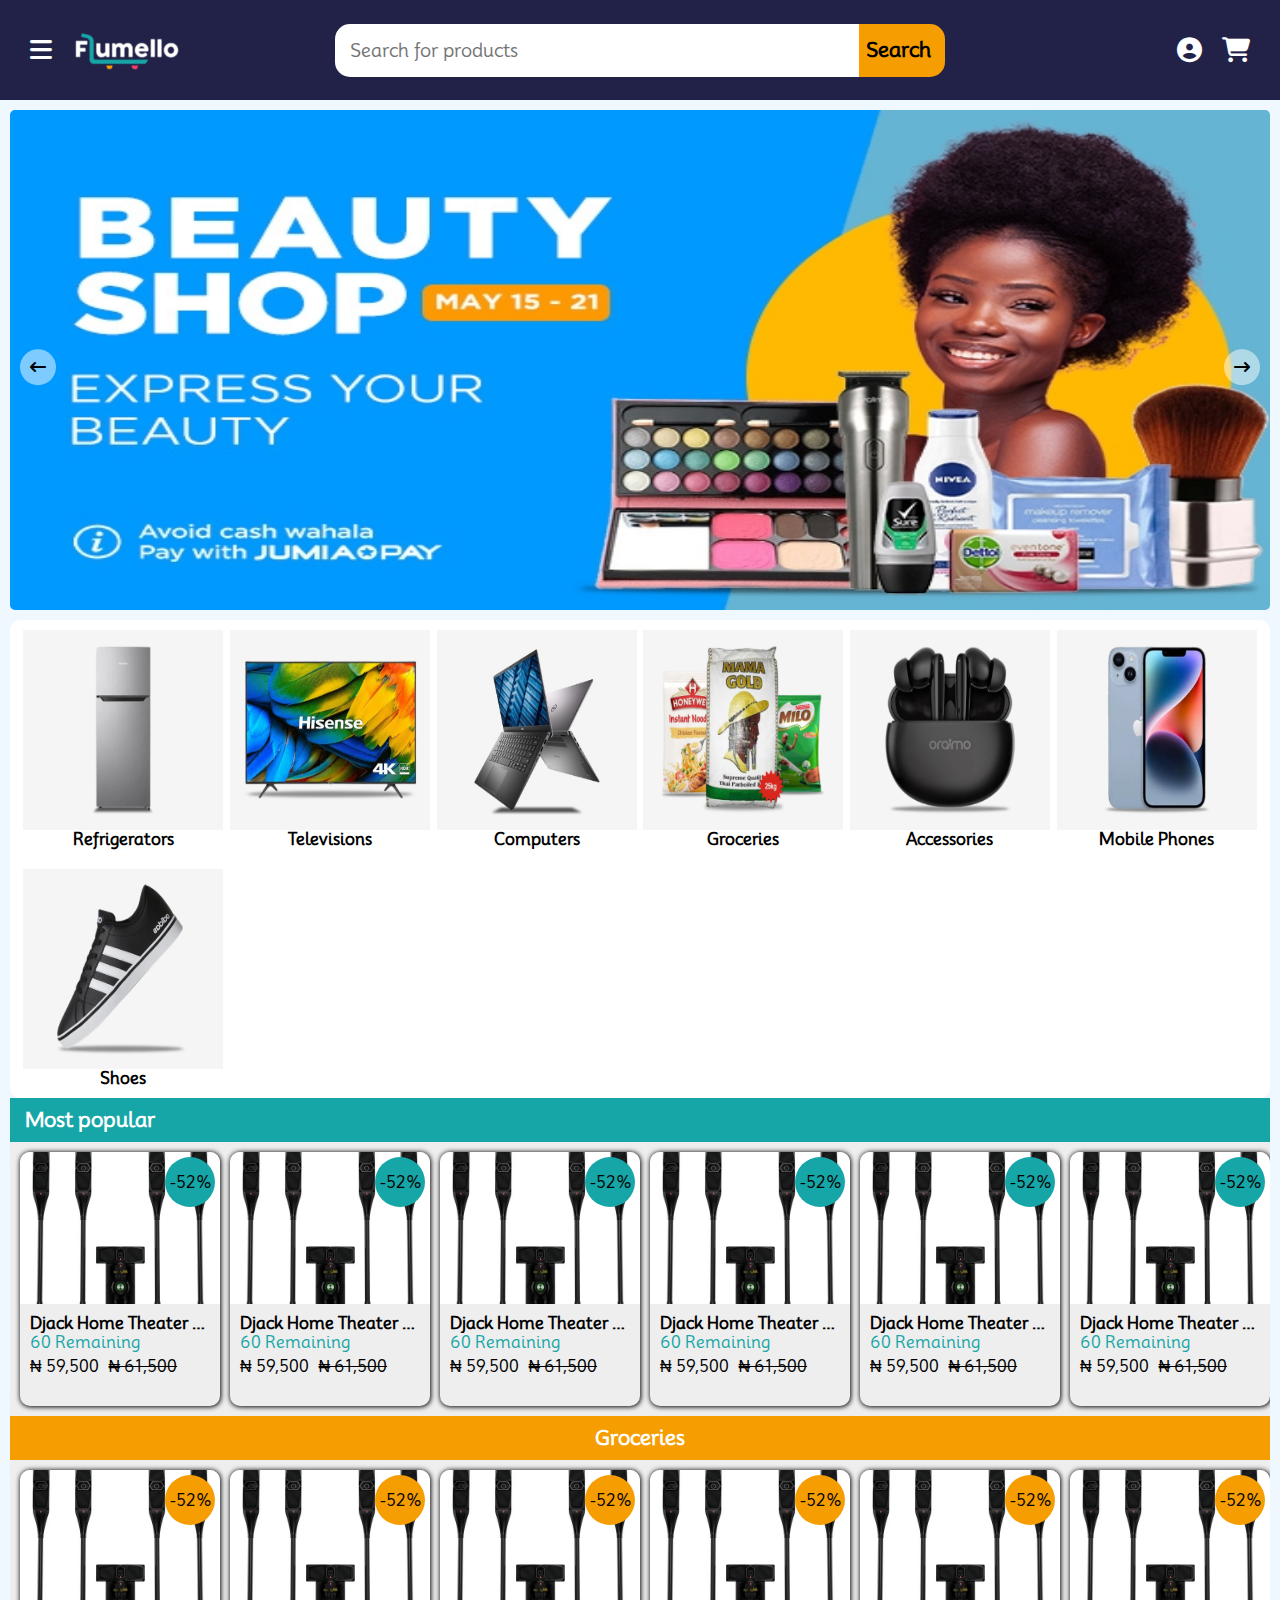
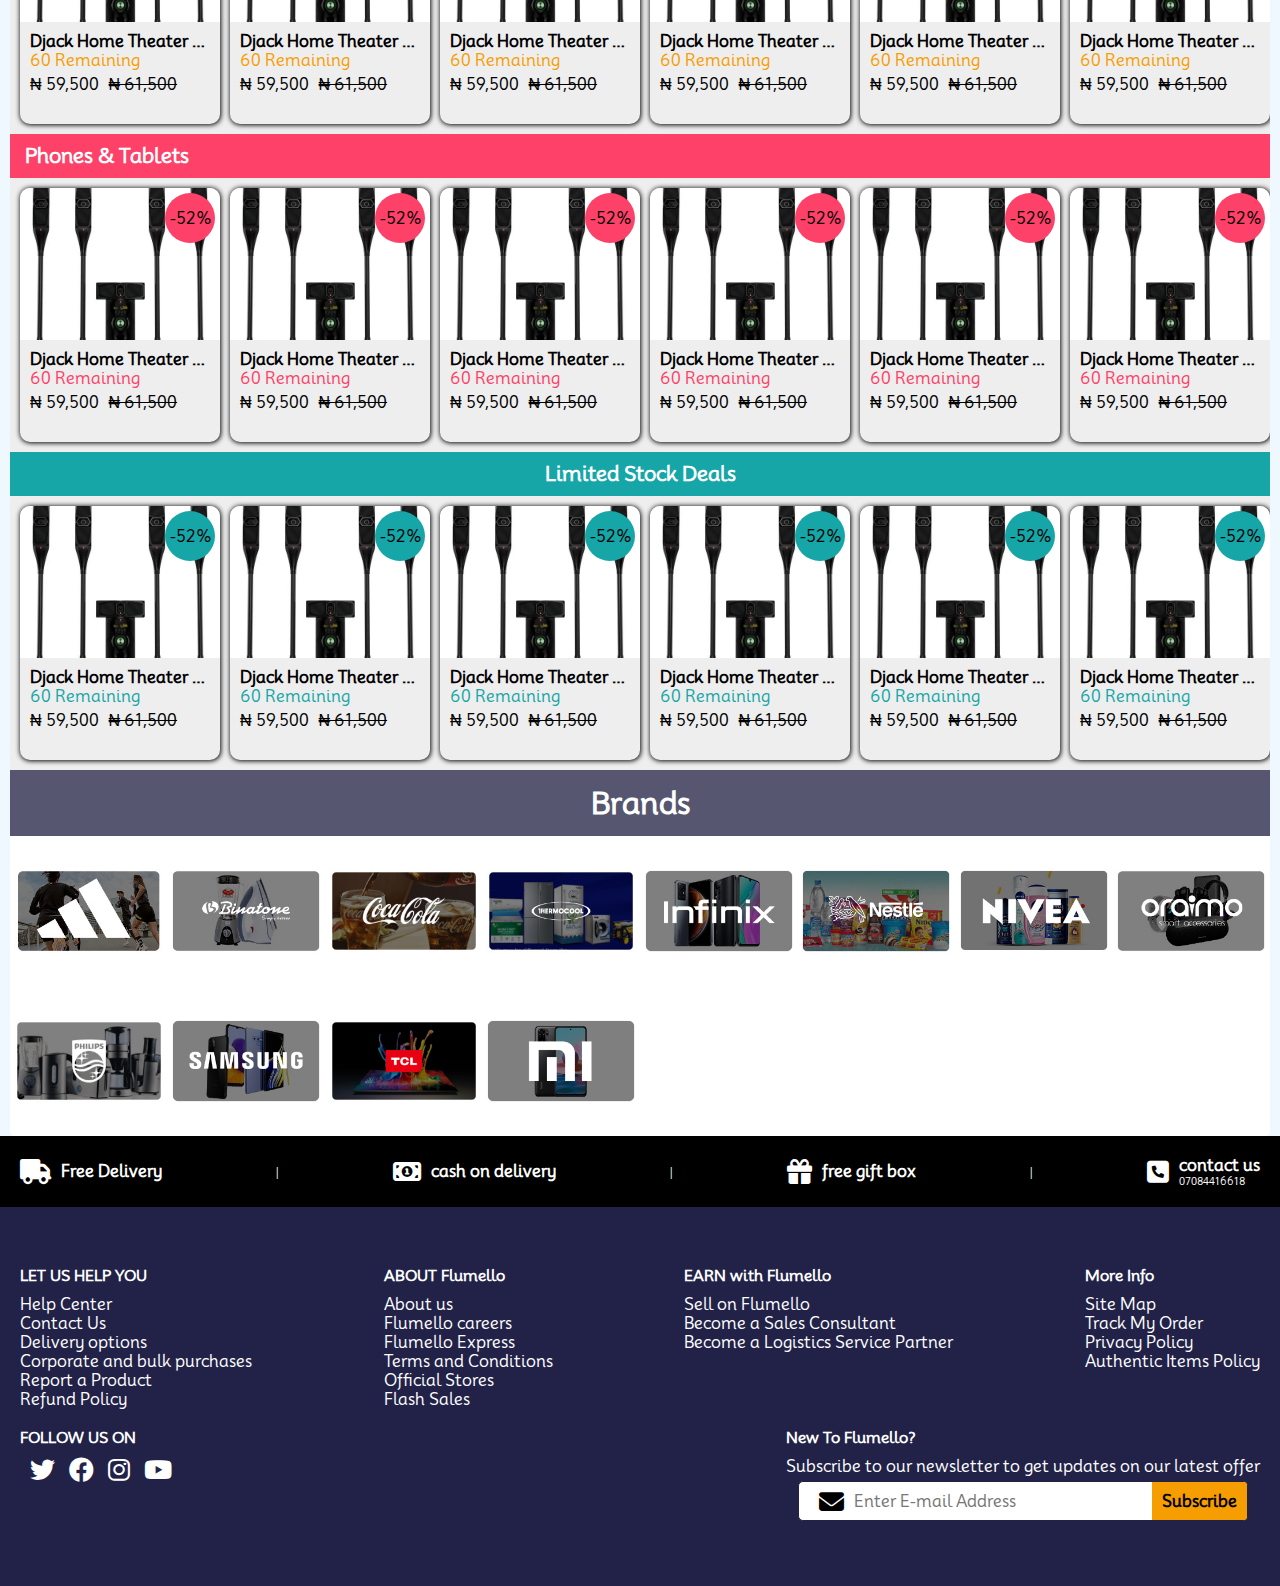
<file: index.html>
<!DOCTYPE html>
<html lang="en">

<head>
  <meta charset="UTF-8">
  <meta name="viewport" content="width=device-width, user-scalable=no">
  <link rel="stylesheet" href="./styles/styles.css">
  <link rel="stylesheet" href="./ assets/fontawesome-free-6.4.0-web/css/all.css">
  <link rel="shortcut icon" href="./ assets/favicon/android-chrome-512x512.png" type="image/x-icon">
  <title>Homepage</title>
</head>

<body>
  <div class="container">
    <div class="landing_header_bg_color"></div>
    <div class="landing container_child">
      <header>
        <section class="one">
          <div class="dropdown">
            <i class="fa fa-bars dropdown-icon"></i>
            <div class="dropdown-content">
              <div class="dropdown-data"><i class="fa fa-comment"></i> Live Chat</div><hr>
              <div class="dropdown-data"><i class="fa fa-box"></i> Orders</div><hr>
              <div class="dropdown-data"><i class="fa fa-ticket"></i> Voucher</div><hr>
              <div class="dropdown-data"> Sell on Flumello</div><hr>
              <div class="dropdown-data"> Contact Us</div><hr>
              <div class="dropdown-data"> Help Center</div>
            </div>
          </div>
          <div class="logo">
            <a href="./index.html"><img src="./ assets/images/logo-removebg-preview.png" alt="logo"></a>
          </div>
        </section>
        <section class="two">
          <input type="search" name="search" placeholder="Search for products" id="search">
          <button type="submit"> <i class="fa fa-search"></i>
            <p>Search</p>
          </button>
        </section>
        <section class="three">
          <div class="dropdown">
            <i class="fa fa-user-circle profile"></i>
            <div class="dropdown-content">
              <a href="./profile.html"><div class="dropdown-data"></i>My Profile</div></a><hr>
              <a href="./auth/login.html"><div class="dropdown-data"></i> Login</div></a><hr>
              <a href="./auth/sign-up.html"><div class="dropdown-data"></i> Sign Up</div></a><hr>
              <a href="./order-history.html"><div class="dropdown-data"> Order History</div></a>
            </div>
          </div>
          <a href="./cart.html"><a href="./cart.html"><i class="fa fa-cart-shopping"></i></a></a>
        </section>
      </header>
      <!--  -->
      <main class="landing_main">
        <div class="hero_image_slider_container">
          <div class="hero_image_slider">
            <i class="fa fa-arrow-left-long"></i>
            <figure>
              <div>
                <img src="./ assets/images/slider1.jpg" alt="Image 1">
              </div>
              <div>
                <img src="./ assets/images/slider2.jpg" alt="Image 2">
              </div>
              <div>
                <img src="./ assets/images/slider4.jpg" alt="Image 3">
              </div>
              <div>
                <img src="./ assets/images/slider5.jpg" alt="" />
              </div>
              <div>
                <img src="./ assets/images/slider1.jpg" alt="Image 1">
              </div>
            </figure>
            <i class="fa fa-arrow-right-long forward"></i>
          </div>
        </div>
        <!--  -->
        <div class="categories">
          <div class="category">
            <div class="img">
              <img src="./ assets/images/refrigerators.png" alt="refrigerators">
            </div>
            <h5>Refrigerators</h5>
          </div>
          <div class="category">
            <div class="img">
              <img src="./ assets/images/televisions.png" alt="televisions">
            </div>
            <h5>Televisions</h5>
          </div>
          <div class="category">
            <div class="img">
              <img src="./ assets/images/computers.jpg" alt="computers">
            </div>
            <h5>Computers</h5>
          </div>
          <div class="category">
            <div class="img">
              <img src="./ assets/images/groceries.png" alt="groceries">
            </div>
            <h5>Groceries</h5>
          </div>
          <div class="category">
            <div class="img">
              <img src="./ assets/images/mobile-accessories.png" alt="mobile-accessories">
            </div>
            <h5>Accessories</h5>
          </div>
          <div class="category">
            <div class="img">
              <img src="./ assets/images/phones.png" alt="phones">
            </div>
            <h5>Mobile Phones</h5>
          </div>
          <div class="category">
            <div class="img">
              <img src="./ assets/images/shoes.png" alt="shoes">
            </div>
            <h5>Shoes</h5>
          </div>
        </div>
        <!--  -->
        <section class="landing_group_one">
          <div class="slide_container">
            <!--  -->
            <p class="section_tag section_tag_left">Most popular</p>
            <!--  -->
            <div class="slide scroll_snap">
              <!--  -->
              <div class="slide_card">
                <a href="./product.html">
                  <span class="card_discount_percent">-52%</span>
                  <!--  -->
                  <div class="card_image">
                    <img
                      src="./ assets/images/djack.jpg"
                      alt=""
                    />
                  </div>
                  <!--  -->
                  <div class="card_description">
                    <h4>Djack Home Theater System</h4>
                     <p class="product_remaining">60 Remaining</p>
                    <div class="card_price">
                      <p class="card_bold">₦ 59,500</p>
                      <p class="card_line_through">₦ 61,500</p>
                    </div>
                  </div>
                  <!--  -->
                </a>
              </div>
              <!--  -->
              <div class="slide_card">
                <a href="./product.html">
                  <span class="card_discount_percent">-52%</span>
                  <!--  -->
                  <div class="card_image">
                    <img
                      src="./ assets/images/djack.jpg"
                      alt=""
                    />
                  </div>
                  <!--  -->
                  <div class="card_description">
                    <h4>Djack Home Theater System</h4>
                     <p class="product_remaining">60 Remaining</p>
                    <div class="card_price">
                      <p class="card_bold">₦ 59,500</p>
                      <p class="card_line_through">₦ 61,500</p>
                    </div>
                  </div>
                  <!--  -->
                </a>
              </div>
              <!--  -->
              <div class="slide_card">
                <a href="./product.html">
                  <span class="card_discount_percent">-52%</span>
                  <!--  -->
                  <div class="card_image">
                    <img
                      src="./ assets/images/djack.jpg"
                      alt=""
                    />
                  </div>
                  <!--  -->
                  <div class="card_description">
                    <h4>Djack Home Theater System</h4>
                     <p class="product_remaining">60 Remaining</p>
                    <div class="card_price">
                      <p class="card_bold">₦ 59,500</p>
                      <p class="card_line_through">₦ 61,500</p>
                    </div>
                  </div>
                  <!--  -->
                </a>
              </div>
              <!--  -->
              <div class="slide_card">
                <a href="./product.html">
                  <span class="card_discount_percent">-52%</span>
                  <!--  -->
                  <div class="card_image">
                    <img
                      src="./ assets/images/djack.jpg"
                      alt=""
                    />
                  </div>
                  <!--  -->
                  <div class="card_description">
                    <h4>Djack Home Theater System</h4>
                     <p class="product_remaining">60 Remaining</p>
                    <div class="card_price">
                      <p class="card_bold">₦ 59,500</p>
                      <p class="card_line_through">₦ 61,500</p>
                    </div>
                  </div>
                  <!--  -->
                </a>
              </div>
              <!--  -->
              <div class="slide_card">
                <a href="./product.html">
                  <span class="card_discount_percent">-52%</span>
                  <!--  -->
                  <div class="card_image">
                    <img
                      src="./ assets/images/djack.jpg"
                      alt=""
                    />
                  </div>
                  <!--  -->
                  <div class="card_description">
                    <h4>Djack Home Theater System</h4>
                     <p class="product_remaining">60 Remaining</p>
                    <div class="card_price">
                      <p class="card_bold">₦ 59,500</p>
                      <p class="card_line_through">₦ 61,500</p>
                    </div>
                  </div>
                  <!--  -->
                </a>
              </div>
              <!--  -->
              <div class="slide_card">
                <a href="./product.html">
                  <span class="card_discount_percent">-52%</span>
                  <!--  -->
                  <div class="card_image">
                    <img
                      src="./ assets/images/djack.jpg"
                      alt=""
                    />
                  </div>
                  <!--  -->
                  <div class="card_description">
                    <h4>Djack Home Theater System</h4>
                     <p class="product_remaining">60 Remaining</p>
                    <div class="card_price">
                      <p class="card_bold">₦ 59,500</p>
                      <p class="card_line_through">₦ 61,500</p>
                    </div>
                  </div>
                  <!--  -->
                </a>
              </div>
              <!--  -->
              <div class="slide_card">
                <a href="./product.html">
                  <span class="card_discount_percent">-52%</span>
                  <!--  -->
                  <div class="card_image">
                    <img
                      src="./ assets/images/djack.jpg"
                      alt=""
                    />
                  </div>
                  <!--  -->
                  <div class="card_description">
                    <h4>Djack Home Theater System</h4>
                     <p class="product_remaining">60 Remaining</p>
                    <div class="card_price">
                      <p class="card_bold">₦ 59,500</p>
                      <p class="card_line_through">₦ 61,500</p>
                    </div>
                  </div>
                  <!--  -->
                </a>
              </div>
              <!--  -->
              <div class="slide_card">
                <a href="./product.html">
                  <span class="card_discount_percent">-52%</span>
                  <!--  -->
                  <div class="card_image">
                    <img
                      src="./ assets/images/djack.jpg"
                      alt=""
                    />
                  </div>
                  <!--  -->
                  <div class="card_description">
                    <h4>Djack Home Theater System</h4>
                     <p class="product_remaining">60 Remaining</p>
                    <div class="card_price">
                      <p class="card_bold">₦ 59,500</p>
                      <p class="card_line_through">₦ 61,500</p>
                    </div>
                  </div>
                  <!--  -->
                </a>
              </div>
            </div>
          </div>
          <!--  -->
          <div class="slide_container">
            <!--  -->
            <p class="section_tag" id="groceries">Groceries</p>
            <!--  -->
            <div class="slide scroll_snap">
              <!--  -->
              <div class="slide_card">
                <a href="./product.html">
                  <span class="card_discount_percent" id="groceries">-52%</span>
                  <!--  -->
                  <div class="card_image">
                    <img
                      src="./ assets/images/djack.jpg"
                      alt=""
                    />
                  </div>
                  <!--  -->
                  <div class="card_description">
                    <h4>Djack Home Theater System</h4>
                     <p class="product_remaining" id="groceries_remaining">60 Remaining</p>
                    <div class="card_price">
                      <p class="card_bold">₦ 59,500</p>
                      <p class="card_line_through">₦ 61,500</p>
                    </div>
                  </div>
                  <!--  -->
                </a>
              </div>
              <!--  -->
              <div class="slide_card">
                <a href="./product.html">
                  <span class="card_discount_percent" id="groceries">-52%</span>
                  <!--  -->
                  <div class="card_image">
                    <img
                      src="./ assets/images/djack.jpg"
                      alt=""
                    />
                  </div>
                  <!--  -->
                  <div class="card_description">
                    <h4>Djack Home Theater System</h4>
                     <p class="product_remaining" id="groceries_remaining">60 Remaining</p>
                    <div class="card_price">
                      <p class="card_bold">₦ 59,500</p>
                      <p class="card_line_through">₦ 61,500</p>
                    </div>
                  </div>
                  <!--  -->
                </a>
              </div>
              <!--  -->
              <div class="slide_card">
                <a href="./product.html">
                  <span class="card_discount_percent" id="groceries">-52%</span>
                  <!--  -->
                  <div class="card_image">
                    <img
                      src="./ assets/images/djack.jpg"
                      alt=""
                    />
                  </div>
                  <!--  -->
                  <div class="card_description">
                    <h4>Djack Home Theater System</h4>
                     <p class="product_remaining" id="groceries_remaining">60 Remaining</p>
                    <div class="card_price">
                      <p class="card_bold">₦ 59,500</p>
                      <p class="card_line_through">₦ 61,500</p>
                    </div>
                  </div>
                  <!--  -->
                </a>
              </div>
              <!--  -->
              <div class="slide_card">
                <a href="./product.html">
                  <span class="card_discount_percent" id="groceries">-52%</span>
                  <!--  -->
                  <div class="card_image">
                    <img
                      src="./ assets/images/djack.jpg"
                      alt=""
                    />
                  </div>
                  <!--  -->
                  <div class="card_description">
                    <h4>Djack Home Theater System</h4>
                     <p class="product_remaining" id="groceries_remaining">60 Remaining</p>
                    <div class="card_price">
                      <p class="card_bold">₦ 59,500</p>
                      <p class="card_line_through">₦ 61,500</p>
                    </div>
                  </div>
                  <!--  -->
                </a>
              </div>
              <!--  -->
              <div class="slide_card">
                <a href="./product.html">
                  <span class="card_discount_percent" id="groceries">-52%</span>
                  <!--  -->
                  <div class="card_image">
                    <img
                      src="./ assets/images/djack.jpg"
                      alt=""
                    />
                  </div>
                  <!--  -->
                  <div class="card_description">
                    <h4>Djack Home Theater System</h4>
                     <p class="product_remaining" id="groceries_remaining">60 Remaining</p>
                    <div class="card_price">
                      <p class="card_bold">₦ 59,500</p>
                      <p class="card_line_through">₦ 61,500</p>
                    </div>
                  </div>
                  <!--  -->
                </a>
              </div>
              <!--  -->
              <div class="slide_card">
                <a href="./product.html">
                  <span class="card_discount_percent" id="groceries">-52%</span>
                  <!--  -->
                  <div class="card_image">
                    <img
                      src="./ assets/images/djack.jpg"
                      alt=""
                    />
                  </div>
                  <!--  -->
                  <div class="card_description">
                    <h4>Djack Home Theater System</h4>
                     <p class="product_remaining" id="groceries_remaining">60 Remaining</p>
                    <div class="card_price">
                      <p class="card_bold">₦ 59,500</p>
                      <p class="card_line_through">₦ 61,500</p>
                    </div>
                  </div>
                  <!--  -->
                </a>
              </div>
              <!--  -->
              <div class="slide_card">
                <a href="./product.html">
                  <span class="card_discount_percent" id="groceries">-52%</span>
                  <!--  -->
                  <div class="card_image">
                    <img
                      src="./ assets/images/djack.jpg"
                      alt=""
                    />
                  </div>
                  <!--  -->
                  <div class="card_description">
                    <h4>Djack Home Theater System</h4>
                     <p class="product_remaining" id="groceries_remaining">60 Remaining</p>
                    <div class="card_price">
                      <p class="card_bold">₦ 59,500</p>
                      <p class="card_line_through">₦ 61,500</p>
                    </div>
                  </div>
                  <!--  -->
                </a>
              </div>
              <!--  -->
              <div class="slide_card">
                <a href="./product.html">
                  <span class="card_discount_percent" id="groceries">-52%</span>
                  <!--  -->
                  <div class="card_image">
                    <img
                      src="./ assets/images/djack.jpg"
                      alt=""
                    />
                  </div>
                  <!--  -->
                  <div class="card_description">
                    <h4>Djack Home Theater System</h4>
                     <p class="product_remaining" id="groceries_remaining">60 Remaining</p>
                    <div class="card_price">
                      <p class="card_bold">₦ 59,500</p>
                      <p class="card_line_through">₦ 61,500</p>
                    </div>
                  </div>
                  <!--  -->
                </a>
              </div>
            </div>
          </div>
          <!--  -->
          <div class="slide_container">
            <!--  -->
            <p class="section_tag section_tag_left" id="gadgets">Phones & Tablets</p>
            <!--  -->
            <div class="slide scroll_snap">
              <!--  -->
              <div class="slide_card">
                <a href="./product.html">
                  <span class="card_discount_percent"id="gadgets">-52%</span>
                  <!--  -->
                  <div class="card_image">
                    <img
                      src="./ assets/images/djack.jpg"
                      alt=""
                    />
                  </div>
                  <!--  -->
                  <div class="card_description">
                    <h4>Djack Home Theater System</h4>
                     <p class="product_remaining" id="gadgets_remaining">60 Remaining</p>
                    <div class="card_price">
                      <p class="card_bold">₦ 59,500</p>
                      <p class="card_line_through">₦ 61,500</p>
                    </div>
                  </div>
                  <!--  -->
                </a>
              </div>
              <!--  -->
              <div class="slide_card">
                <a href="./product.html">
                  <span class="card_discount_percent"id="gadgets">-52%</span>
                  <!--  -->
                  <div class="card_image">
                    <img
                      src="./ assets/images/djack.jpg"
                      alt=""
                    />
                  </div>
                  <!--  -->
                  <div class="card_description">
                    <h4>Djack Home Theater System</h4>
                     <p class="product_remaining"id="gadgets_remaining">60 Remaining</p>
                    <div class="card_price">
                      <p class="card_bold">₦ 59,500</p>
                      <p class="card_line_through">₦ 61,500</p>
                    </div>
                  </div>
                  <!--  -->
                </a>
              </div>
              <!--  -->
              <div class="slide_card">
                <a href="./product.html">
                  <span class="card_discount_percent" id="gadgets">-52%</span>
                  <!--  -->
                  <div class="card_image">
                    <img
                      src="./ assets/images/djack.jpg"
                      alt=""
                    />
                  </div>
                  <!--  -->
                  <div class="card_description">
                    <h4>Djack Home Theater System</h4>
                     <p class="product_remaining"id="gadgets_remaining">60 Remaining</p>
                    <div class="card_price">
                      <p class="card_bold">₦ 59,500</p>
                      <p class="card_line_through">₦ 61,500</p>
                    </div>
                  </div>
                  <!--  -->
                </a>
              </div>
              <!--  -->
              <div class="slide_card">
                <a href="./product.html">
                  <span class="card_discount_percent" id="gadgets">-52%</span>
                  <!--  -->
                  <div class="card_image">
                    <img
                      src="./ assets/images/djack.jpg"
                      alt=""
                    />
                  </div>
                  <!--  -->
                  <div class="card_description">
                    <h4>Djack Home Theater System</h4>
                     <p class="product_remaining" id="gadgets_remaining">60 Remaining</p>
                    <div class="card_price">
                      <p class="card_bold">₦ 59,500</p>
                      <p class="card_line_through">₦ 61,500</p>
                    </div>
                  </div>
                  <!--  -->
                </a>
              </div>
              <!--  -->
              <div class="slide_card">
                <a href="./product.html">
                  <span class="card_discount_percent" id="gadgets">-52%</span>
                  <!--  -->
                  <div class="card_image">
                    <img
                      src="./ assets/images/djack.jpg"
                      alt=""
                    />
                  </div>
                  <!--  -->
                  <div class="card_description">
                    <h4>Djack Home Theater System</h4>
                     <p class="product_remaining" id="gadgets_remaining">60 Remaining</p>
                    <div class="card_price">
                      <p class="card_bold">₦ 59,500</p>
                      <p class="card_line_through">₦ 61,500</p>
                    </div>
                  </div>
                  <!--  -->
                </a>
              </div>
              <!--  -->
              <div class="slide_card">
                <a href="./product.html">
                  <span class="card_discount_percent" id="gadgets">-52%</span>
                  <!--  -->
                  <div class="card_image">
                    <img
                      src="./ assets/images/djack.jpg"
                      alt=""
                    />
                  </div>
                  <!--  -->
                  <div class="card_description">
                    <h4>Djack Home Theater System</h4>
                     <p class="product_remaining" id="gadgets_remaining">60 Remaining</p>
                    <div class="card_price">
                      <p class="card_bold">₦ 59,500</p>
                      <p class="card_line_through">₦ 61,500</p>
                    </div>
                  </div>
                  <!--  -->
                </a>
              </div>
              <!--  -->
              <div class="slide_card">
                <a href="./product.html">
                  <span class="card_discount_percent" id="gadgets">-52%</span>
                  <!--  -->
                  <div class="card_image">
                    <img
                      src="./ assets/images/djack.jpg"
                      alt=""
                    />
                  </div>
                  <!--  -->
                  <div class="card_description">
                    <h4>Djack Home Theater System</h4>
                     <p class="product_remaining" id="gadgets_remaining">60 Remaining</p>
                    <div class="card_price">
                      <p class="card_bold">₦ 59,500</p>
                      <p class="card_line_through">₦ 61,500</p>
                    </div>
                  </div>
                  <!--  -->
                </a>
              </div>
              <!--  -->
              <div class="slide_card">
                <a href="./product.html">
                  <span class="card_discount_percent" id="gadgets">-52%</span>
                  <!--  -->
                  <div class="card_image">
                    <img
                      src="./ assets/images/djack.jpg"
                      alt=""
                    />
                  </div>
                  <!--  -->
                  <div class="card_description">
                    <h4>Djack Home Theater System</h4>
                     <p class="product_remaining" id="gadgets_remaining">60 Remaining</p>
                    <div class="card_price">
                      <p class="card_bold">₦ 59,500</p>
                      <p class="card_line_through">₦ 61,500</p>
                    </div>
                  </div>
                  <!--  -->
                </a>
              </div>
            </div>
          </div>
          <!--  -->
          <div class="slide_container">
            <!--  -->
            <p class="section_tag">Limited Stock Deals</p>
            <!--  -->
            <div class="slide scroll_snap">
              <!--  -->
              <div class="slide_card">
                <a href="./product.html">
                  <span class="card_discount_percent">-52%</span>
                  <!--  -->
                  <div class="card_image">
                    <img
                      src="./ assets/images/djack.jpg"
                      alt=""
                    />
                  </div>
                  <!--  -->
                  <div class="card_description">
                    <h4>Djack Home Theater System</h4>
                     <p class="product_remaining">60 Remaining</p>
                    <div class="card_price">
                      <p class="card_bold">₦ 59,500</p>
                      <p class="card_line_through">₦ 61,500</p>
                    </div>
                  </div>
                  <!--  -->
                </a>
              </div>
              <!--  -->
              <div class="slide_card">
                <a href="./product.html">
                  <span class="card_discount_percent">-52%</span>
                  <!--  -->
                  <div class="card_image">
                    <img
                      src="./ assets/images/djack.jpg"
                      alt=""
                    />
                  </div>
                  <!--  -->
                  <div class="card_description">
                    <h4>Djack Home Theater System</h4>
                     <p class="product_remaining">60 Remaining</p>
                    <div class="card_price">
                      <p class="card_bold">₦ 59,500</p>
                      <p class="card_line_through">₦ 61,500</p>
                    </div>
                  </div>
                  <!--  -->
                </a>
              </div>
              <!--  -->
              <div class="slide_card">
                <a href="./product.html">
                  <span class="card_discount_percent">-52%</span>
                  <!--  -->
                  <div class="card_image">
                    <img
                      src="./ assets/images/djack.jpg"
                      alt=""
                    />
                  </div>
                  <!--  -->
                  <div class="card_description">
                    <h4>Djack Home Theater System</h4>
                     <p class="product_remaining">60 Remaining</p>
                    <div class="card_price">
                      <p class="card_bold">₦ 59,500</p>
                      <p class="card_line_through">₦ 61,500</p>
                    </div>
                  </div>
                  <!--  -->
                </a>
              </div>
              <!--  -->
              <div class="slide_card">
                <a href="./product.html">
                  <span class="card_discount_percent">-52%</span>
                  <!--  -->
                  <div class="card_image">
                    <img
                      src="./ assets/images/djack.jpg"
                      alt=""
                    />
                  </div>
                  <!--  -->
                  <div class="card_description">
                    <h4>Djack Home Theater System</h4>
                     <p class="product_remaining">60 Remaining</p>
                    <div class="card_price">
                      <p class="card_bold">₦ 59,500</p>
                      <p class="card_line_through">₦ 61,500</p>
                    </div>
                  </div>
                  <!--  -->
                </a>
              </div>
              <!--  -->
              <div class="slide_card">
                <a href="./product.html">
                  <span class="card_discount_percent">-52%</span>
                  <!--  -->
                  <div class="card_image">
                    <img
                      src="./ assets/images/djack.jpg"
                      alt=""
                    />
                  </div>
                  <!--  -->
                  <div class="card_description">
                    <h4>Djack Home Theater System</h4>
                     <p class="product_remaining">60 Remaining</p>
                    <div class="card_price">
                      <p class="card_bold">₦ 59,500</p>
                      <p class="card_line_through">₦ 61,500</p>
                    </div>
                  </div>
                  <!--  -->
                </a>
              </div>
              <!--  -->
              <div class="slide_card">
                <a href="./product.html">
                  <span class="card_discount_percent">-52%</span>
                  <!--  -->
                  <div class="card_image">
                    <img
                      src="./ assets/images/djack.jpg"
                      alt=""
                    />
                  </div>
                  <!--  -->
                  <div class="card_description">
                    <h4>Djack Home Theater System</h4>
                     <p class="product_remaining">60 Remaining</p>
                    <div class="card_price">
                      <p class="card_bold">₦ 59,500</p>
                      <p class="card_line_through">₦ 61,500</p>
                    </div>
                  </div>
                  <!--  -->
                </a>
              </div>
              <!--  -->
              <div class="slide_card">
                <a href="./product.html">
                  <span class="card_discount_percent">-52%</span>
                  <!--  -->
                  <div class="card_image">
                    <img
                      src="./ assets/images/djack.jpg"
                      alt=""
                    />
                  </div>
                  <!--  -->
                  <div class="card_description">
                    <h4>Djack Home Theater System</h4>
                     <p class="product_remaining">60 Remaining</p>
                    <div class="card_price">
                      <p class="card_bold">₦ 59,500</p>
                      <p class="card_line_through">₦ 61,500</p>
                    </div>
                  </div>
                  <!--  -->
                </a>
              </div>
              <!--  -->
              <div class="slide_card">
                <a href="./product.html">
                  <span class="card_discount_percent">-52%</span>
                  <!--  -->
                  <div class="card_image">
                    <img
                      src="./ assets/images/djack.jpg"
                      alt=""
                    />
                  </div>
                  <!--  -->
                  <div class="card_description">
                    <h4>Djack Home Theater System</h4>
                     <p class="product_remaining">60 Remaining</p>
                    <div class="card_price">
                      <p class="card_bold">₦ 59,500</p>
                      <p class="card_line_through">₦ 61,500</p>
                    </div>
                  </div>
                  <!--  -->
                </a>
              </div>
            </div>
          </div>
        </section>
        <!--  -->
        <section id="brands">
          <h1> Brands</h1>
          <div class="store-images">
              <a href="./product.html">
                  <div class="stores">
                      <div class="image"><img src="./ assets/images/adidas.jpg" alt="addidas"></div>
                  </div>
              </a>

              <a href="./product.html">
                  <div class="stores">
                      <div class="image"><img src="./ assets/images/Binatone.jpg" alt="addidas"></div>
                  </div>
              </a>

              <a href="./product.html">
                  <div class="stores">
                      <div class="image"><img src="./ assets/images/coca-cola.jpg" alt="addidas"></div>
                  </div>
              </a>

              <a href="./product.html">
                  <div class="stores">
                      <div class="image"><img src="./ assets/images/haier-thermocool.jpg" alt="addidas"></div>
                  </div>
              </a>

              <a href="./product.html">
                  <div class="stores">
                      <div class="image"><img src="./ assets/images/Infinix.jpg" alt="addidas"></div>
                  </div>
              </a>

              <a href="./product.html">
                  <div class="stores">
                      <div class="image"><img src="./ assets/images/Nestle.jpg" alt="addidas"></div>
                  </div>
              </a>

              <a href="./product.html">
                  <div class="stores">
                      <div class="image"><img src="./ assets/images/Nivea.jpg" alt="addidas"></div>
                  </div>
              </a>

              <a href="./product.html">
                  <div class="stores">
                      <div class="image"><img src="./ assets/images/Oraimo.jpg" alt="addidas"></div>
                  </div>
              </a>

              <a href="./product.html">
                  <div class="stores">
                      <div class="image"><img src="./ assets/images/philips.jpg" alt="addidas"></div>
                  </div>
              </a>

              <a href="./product.html">
                  <div class="stores">
                      <div class="image"><img src="./ assets/images/Samsung.jpg" alt="addidas"></div>
                  </div>
              </a>

              <a href="./product.html">
                  <div class="stores">
                      <div class="image"><img src="./ assets/images/tcl.jpg" alt="addidas"></div>
                  </div>
              </a>

              <a href="./product.html">
                  <div class="stores">
                      <div class="image"><img src="./ assets/images/Xiaomi.jpg" alt="addidas"></div>
                  </div>
              </a>
          </div>
      </section>
      </main>
    </div>
    <footer>
      <!--  -->
      <div class="footer_section_one">
        <div class="footer_container">
          <!--  -->
          <div>
            <i class="fa fa-truck"></i>
            <div class="text">
              <h4>Free Delivery</h4>
            </div>
          </div>

          <!--  -->

          <p>|</p>
          <!--  -->
          <div>
            <i class="fa fa-money-bill-1"></i>
            <div class="text">
              <h4>cash on delivery</h4>
            </div>
          </div>
          <!--  -->
          <p>|</p>
          <!--  -->
          <div>
            <i class="fa fa-gift"></i>
            <div class="text">
              <h4>free gift box</h4>
            </div>
          </div>
          <!--  -->
          <p>|</p>
          <!--  -->
          <div>
            <i class="fa-solid fa-square-phone"></i>
            <div class="text">
              <h4>contact us</h4>
              <p>07084416618</p>
            </div>
          </div>
          <!--  -->
        </div>
      </div>
      <!--  -->
      <div class="footer_section_two">
        <div class="footer_container">
          <!--  -->
          <div class="mobile_view">
            <!--  -->
            <div class="mobile_view_container">
              <!--  -->
              <div class="mobile_view_section">
                <div>
                  <p>CONTACT US</p>
                  <p>PRIVACY NOTICE</p>
                  <p>BECOME A SELLER</p>
                </div>
                <div>
                  <p>HELP CENTER</p>
                  <p>TERMS & CONDITIONS</p>
                  <p>COOKIE NOTE</p>
                </div>
                <!--  -->
              </div>
              <!--  -->
              <p>REPORT A PRODUCT</p>
              <!--  -->
            </div>
            <!--  -->
            <p>All Rights Reserved Flumello &copy;</p>
            <!--  -->
          </div>
          <!--  -->
          <div class="footer_pc_view">
            <!--  -->
            <div class="pc_view_section_one">
              <!--  -->
              <div>
                <h5>LET US HELP YOU</h5>
                <p>Help Center</p>
                <p>Contact Us</p>
                <p>Delivery options</p>
                <p>Corporate and bulk purchases</p>
                <p>Report a Product</p>
                <p>Refund Policy</p>
              </div>
              <!--  -->
              <div>
                <h5>ABOUT Flumello</h5>
                <p>About us</p>
                <p>Flumello careers</p>
                <p>Flumello Express</p>
                <p>Terms and Conditions</p>
                <p>Official Stores</p>
                <p>Flash Sales</p>
              </div>
              <div>
                <h5>EARN with Flumello</h5>
                <p>Sell on Flumello</p>
                <p>Become a Sales Consultant</p>
                <p>Become a Logistics Service Partner</p>
              </div>
              <!--  -->
              <div>
                <!--  -->
                <h5>More Info</h5>
                <div class="more-info">
                  <div>
                    <p>Site Map</p>
                    <p>Track My Order</p>
                    <p>Privacy Policy</p>
                    <p>Authentic Items Policy</p>
                  </div>
                  <!--  -->
                </div>
                <!--  -->
              </div>
              <!--  -->
            </div>
            <!--  -->
            <div class="pc_view_section_two">
              <!--  -->
              <div>
                <h5>FOLLOW US ON</h5>
                <div>
                  <i class="fa-brands fa-twitter"></i>
                  <i class="fa-brands fa-facebook"></i>
                  <i class="fa-brands fa-instagram"></i>
                  <i class="fa-brands fa-youtube"></i>
                </div>
              </div>
            
              <div>
                <h5>New To Flumello?</h5>
                <p>
                  Subscribe to our newsletter to get updates on our latest
                  offer
                </p>
                <div class="subscribe">
                  <form action="submit">
                    <i class="fa fa-envelope"></i>
                    <input type="email" placeholder="Enter E-mail Address" />
                    <input type="submit" value="Subscribe">
                  </form>
                </div>
              </div>
              <!--  -->
            </div>
            <!--  -->
          </div>
          <!--  -->
        </div>
      </div>
      <!--  -->
    </footer>
  </div>
</body>
</html>
</file>
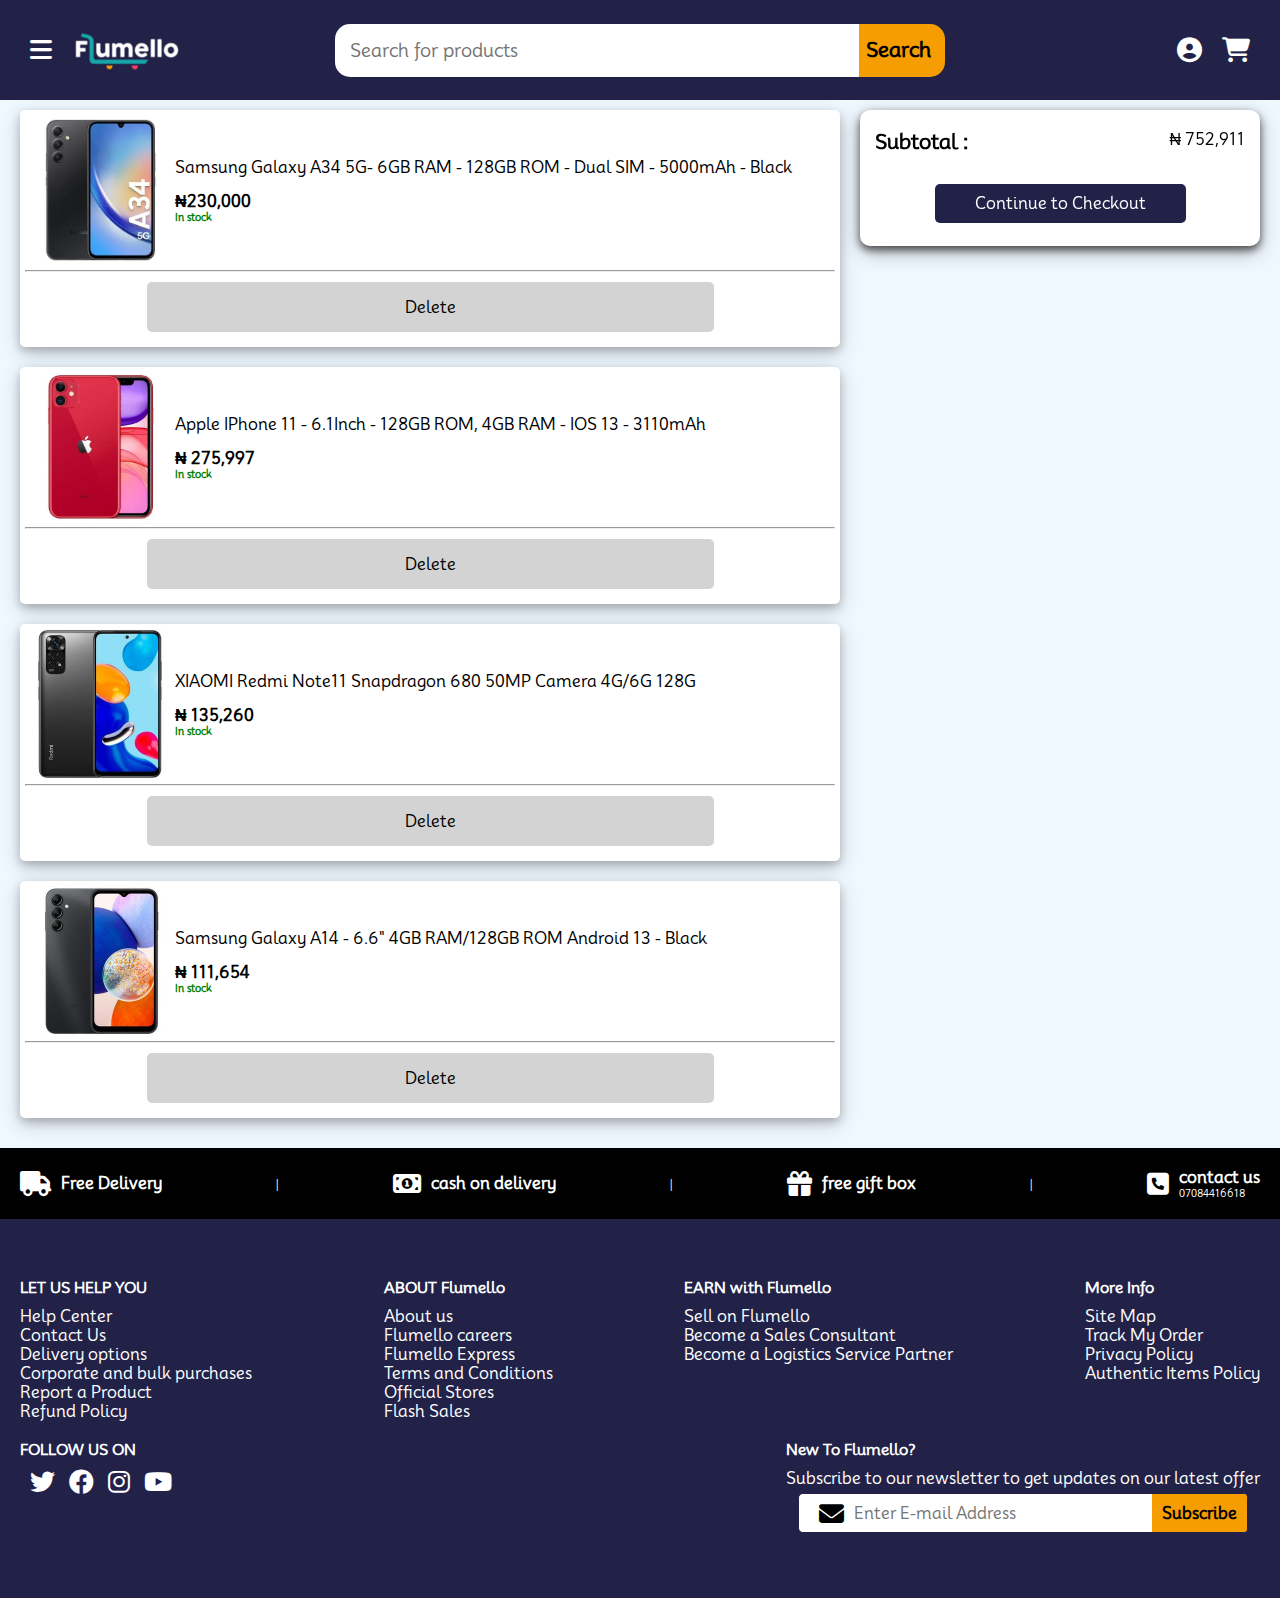
<file: cart.html>
<!DOCTYPE html>
<html lang="en">

<head>
    <meta charset="UTF-8">
    <meta name="viewport" content="width=device-width, user-scalable=no">
    <link rel="stylesheet" href="./styles/styles.css">
    <link rel="stylesheet" href="./ assets/fontawesome-free-6.4.0-web/css/all.css">
    <link rel="shortcut icon" href="./ assets/favicon/android-chrome-512x512.png" type="image/x-icon">
    <title>Flumello Cart</title>
</head>

<body>
    <div class="container">
        <div class="landing_header_bg_color"></div>
        <div class="landing container_child">
            <header>
                <section class="one">
                    <div class="dropdown">
                        <i class="fa fa-bars dropdown-icon"></i>
                        <div class="dropdown-content">
                            <div class="dropdown-data"><i class="fa fa-comment"></i> Live Chat</div>
                            <hr>
                            <div class="dropdown-data"><i class="fa fa-box"></i> Orders</div>
                            <hr>
                            <div class="dropdown-data"><i class="fa fa-ticket"></i> Voucher</div>
                            <hr>
                            <div class="dropdown-data"> Sell on Flumello</div>
                            <hr>
                            <div class="dropdown-data"> Contact Us</div>
                            <hr>
                            <div class="dropdown-data"> Help Center</div>
                        </div>
                    </div>
                    <div class="logo">
                        <a href="./index.html"><img src="./ assets/images/logo-removebg-preview.png" alt="logo"></a>
                    </div>
                </section>
                <section class="two">
                    <input type="search" name="search" placeholder="Search for products" id="search">
                    <button type="submit"> <i class="fa fa-search"></i>
                        <p>Search</p>
                    </button>
                </section>
                <section class="three">
                    <div class="dropdown">
                      <i class="fa fa-user-circle profile"></i>
                      <div class="dropdown-content">
                        <a href="./profile.html"><div class="dropdown-data"></i>My Profile</div></a><hr>
                        <a href="./auth/login.html"><div class="dropdown-data"></i> Login</div></a><hr>
                        <a href="./auth/sign-up.html"><div class="dropdown-data"></i> Sign Up</div></a><hr>
                        <a href="./order-history.html"><div class="dropdown-data"> Order History</div></a>
                      </div>
                    </div>
                    <a href="./cart.html"><i class="fa fa-cart-shopping"></i></a>
                  </section>
            </header>
            <!--  -->
            <main class="cart_main">
                <div class="wrapper">
                    <div class="products">
                        <div class="product-card">
                            <div class="image"><img src="./ assets/images/samsung-A43.jpg" alt="image"></div>
                            <div class="text">
                                <p>Samsung Galaxy A34 5G- 6GB RAM - 128GB ROM - Dual SIM - 5000mAh - Black</p>
                                <h1>₦230,000</h1>
                                <h6>In stock</h6>
                            </div>
                            <hr>
                            <div class="links">
                                <!-- <a href="#">Save for Later</a> -->
                                <a href="#">Delete</a>
                            </div>
                        </div>

                        <div class="product-card">
                            <div class="image"><img src="./ assets/images/iphone11.jpg" alt="image"></div>
                            <div class="text">
                                <p>Apple IPhone 11 - 6.1Inch - 128GB ROM, 4GB RAM - IOS 13 - 3110mAh</p>
                                <h1>₦ 275,997</h1>
                                <h6>In stock</h6>
                            </div>
                            <hr>
                            <div class="links">
                                <!-- <a href="#">Save for Later</a> -->
                                <a href="#">Delete</a>
                            </div>
                        </div>

                        <div class="product-card">
                            <div class="image"><img src="./ assets/images/redmi.jpg" alt="image"></div>
                            <div class="text">
                                <p>XIAOMI Redmi Note11 Snapdragon 680 50MP Camera 4G/6G 128G</p>
                                <h1>₦ 135,260</h1>
                                <h6>In stock</h6>
                            </div>
                            <hr>
                            <div class="links">
                                <!-- <a href="#">Save for Later</a> -->
                                <a href="#">Delete</a>
                            </div>
                        </div>

                        <div class="product-card">
                            <div class="image"><img src="./ assets/images/galaxyA14.jpg" alt="image"></div>
                            <div class="text">
                                <p>Samsung Galaxy A14 - 6.6" 4GB RAM/128GB ROM Android 13 - Black</p>
                                <h1>₦ 111,654</h1>
                                <h6>In stock</h6>
                            </div>
                            <hr>
                            <div class="links">
                                <!-- <a href="#">Save for Later</a> -->
                                <a href="#">Delete</a>
                            </div>
                        </div>
                    </div>
                    <div class="security">
                        <div class="button">
                            <div class="subtotal">
                                <p>Subtotal :</p>
                                <p>₦ 752,911</p>
                            </div>
                            <form action="./checkout.html">
                                <button>Continue to Checkout</button>
                            </form>
                        </div>
                    </div>
                </div>
            </main>
        </div>
        <footer>
            <!--  -->
            <div class="footer_section_one">
                <div class="footer_container">
                    <!--  -->
                    <div>
                        <i class="fa fa-truck"></i>
                        <div class="text">
                            <h4>Free Delivery</h4>
                        </div>
                    </div>

                    <!--  -->

                    <p>|</p>
                    <!--  -->
                    <div>
                        <i class="fa fa-money-bill-1"></i>
                        <div class="text">
                            <h4>cash on delivery</h4>
                        </div>
                    </div>
                    <!--  -->
                    <p>|</p>
                    <!--  -->
                    <div>
                        <i class="fa fa-gift"></i>
                        <div class="text">
                            <h4>free gift box</h4>
                        </div>
                    </div>
                    <!--  -->
                    <p>|</p>
                    <!--  -->
                    <div>
                        <i class="fa-solid fa-square-phone"></i>
                        <div class="text">
                            <h4>contact us</h4>
                            <p>07084416618</p>
                        </div>
                    </div>
                    <!--  -->
                </div>
            </div>
            <!--  -->
            <div class="footer_section_two">
                <div class="footer_container">
                    <!--  -->
                    <div class="mobile_view">
                        <!--  -->
                        <div class="mobile_view_container">
                            <!--  -->
                            <div class="mobile_view_section">
                                <div>
                                    <p>CONTACT US</p>
                                    <p>PRIVACY NOTICE</p>
                                    <p>BECOME A SELLER</p>
                                </div>
                                <div>
                                    <p>HELP CENTER</p>
                                    <p>TERMS & CONDITIONS</p>
                                    <p>COOKIE NOTE</p>
                                </div>
                                <!--  -->
                            </div>
                            <!--  -->
                            <p>REPORT A PRODUCT</p>
                            <!--  -->
                        </div>
                        <!--  -->
                        <p>All Rights Reserved Flumello &copy;</p>
                        <!--  -->
                    </div>
                    <!--  -->
                    <div class="footer_pc_view">
                        <!--  -->
                        <div class="pc_view_section_one">
                            <!--  -->
                            <div>
                                <h5>LET US HELP YOU</h5>
                                <p>Help Center</p>
                                <p>Contact Us</p>
                                <p>Delivery options</p>
                                <p>Corporate and bulk purchases</p>
                                <p>Report a Product</p>
                                <p>Refund Policy</p>
                            </div>
                            <!--  -->
                            <div>
                                <h5>ABOUT Flumello</h5>
                                <p>About us</p>
                                <p>Flumello careers</p>
                                <p>Flumello Express</p>
                                <p>Terms and Conditions</p>
                                <p>Official Stores</p>
                                <p>Flash Sales</p>
                            </div>
                            <div>
                                <h5>EARN with Flumello</h5>
                                <p>Sell on Flumello</p>
                                <p>Become a Sales Consultant</p>
                                <p>Become a Logistics Service Partner</p>
                            </div>
                            <!--  -->
                            <div>
                                <!--  -->
                                <h5>More Info</h5>
                                <div class="more-info">
                                    <div>
                                        <p>Site Map</p>
                                        <p>Track My Order</p>
                                        <p>Privacy Policy</p>
                                        <p>Authentic Items Policy</p>
                                    </div>
                                    <!--  -->
                                </div>
                                <!--  -->
                            </div>
                            <!--  -->
                        </div>
                        <!--  -->
                        <div class="pc_view_section_two">
                            <!--  -->
                            <div>
                                <h5>FOLLOW US ON</h5>
                                <div>
                                    <i class="fa-brands fa-twitter"></i>
                                    <i class="fa-brands fa-facebook"></i>
                                    <i class="fa-brands fa-instagram"></i>
                                    <i class="fa-brands fa-youtube"></i>
                                </div>
                            </div>

                            <div>
                                <h5>New To Flumello?</h5>
                                <p>
                                    Subscribe to our newsletter to get updates on our latest
                                    offer
                                </p>
                                <div class="subscribe">
                                    <form action="submit">
                                        <i class="fa fa-envelope"></i>
                                        <input type="email" placeholder="Enter E-mail Address" />
                                        <input type="submit" value="Subscribe">
                                    </form>
                                </div>
                            </div>
                            <!--  -->
                        </div>
                        <!--  -->
                    </div>
                    <!--  -->
                </div>
            </div>
            <!--  -->
        </footer>
    </div>
</body>
</html>
</file>
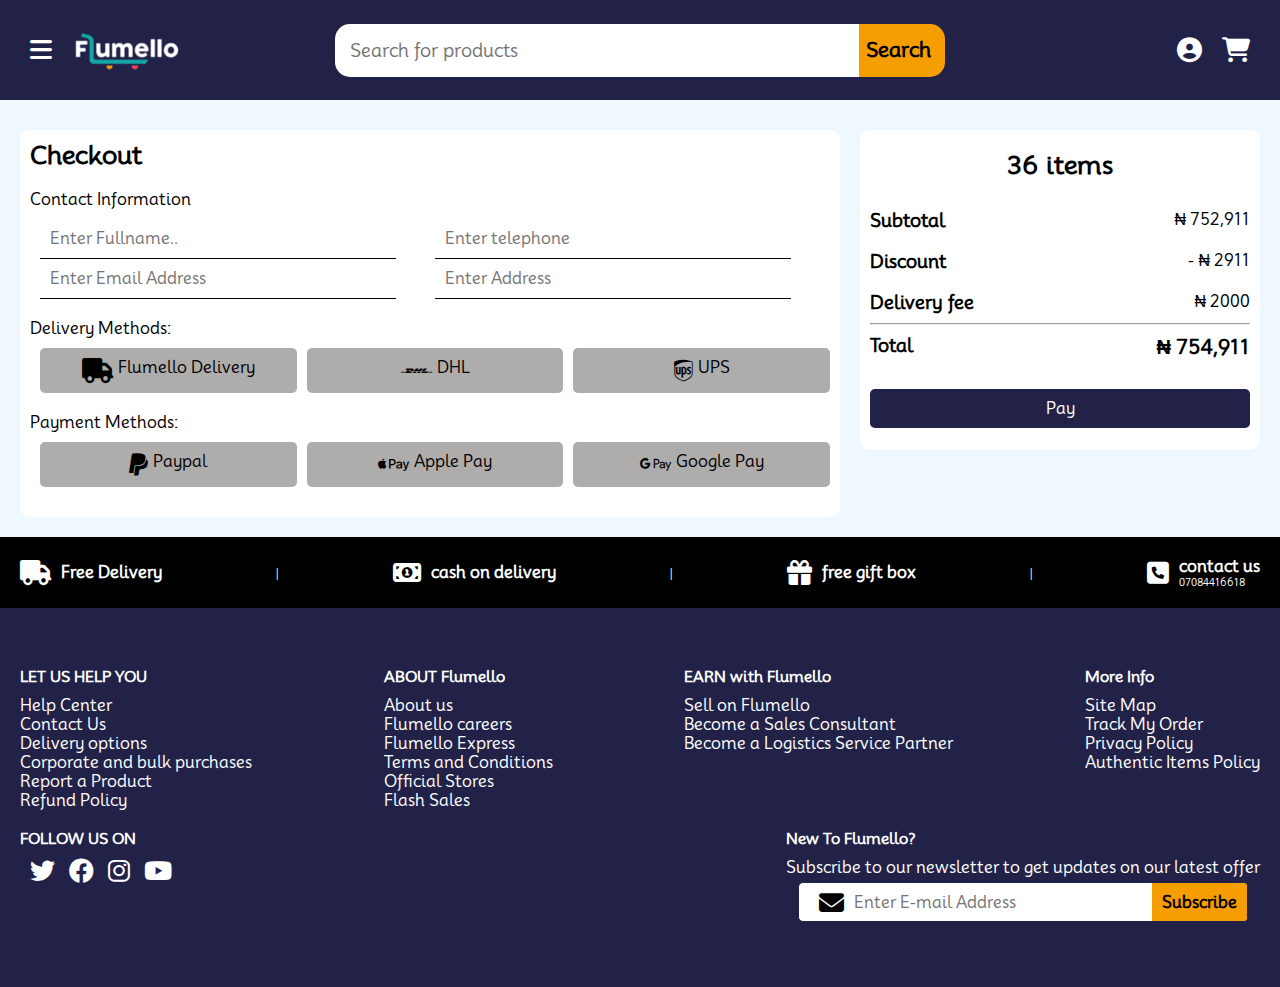
<file: checkout.html>
<!DOCTYPE html>
<html lang="en">

<head>
    <meta charset="UTF-8">
    <meta name="viewport" content="width=device-width, user-scalable=no">
    <link rel="stylesheet" href="./styles/styles.css">
    <link rel="stylesheet" href="./ assets/fontawesome-free-6.4.0-web/css/all.css">
    <link rel="shortcut icon" href="./ assets/favicon/android-chrome-512x512.png" type="image/x-icon">
    <title>Checkout</title>
</head>

<body>
    <div class="container">
        <div class="landing_header_bg_color"></div>
        <div class="landing container_child">
            <header>
                <section class="one">
                    <div class="dropdown">
                        <i class="fa fa-bars dropdown-icon"></i>
                        <div class="dropdown-content">
                            <div class="dropdown-data"><i class="fa fa-comment"></i> Live Chat</div>
                            <hr>
                            <div class="dropdown-data"><i class="fa fa-box"></i> Orders</div>
                            <hr>
                            <div class="dropdown-data"><i class="fa fa-ticket"></i> Voucher</div>
                            <hr>
                            <div class="dropdown-data"> Sell on Flumello</div>
                            <hr>
                            <div class="dropdown-data"> Contact Us</div>
                            <hr>
                            <div class="dropdown-data"> Help Center</div>
                        </div>
                    </div>
                    <div class="logo">
                        <a href="./index.html"><img src="./ assets/images/logo-removebg-preview.png" alt="logo"></a>
                    </div>
                </section>
                <section class="two">
                    <input type="search" name="search" placeholder="Search for products" id="search">
                    <button type="submit"> <i class="fa fa-search"></i>
                        <p>Search</p>
                    </button>
                </section>
                <section class="three">
                    <div class="dropdown">
                      <i class="fa fa-user-circle profile"></i>
                      <div class="dropdown-content">
                        <a href="./profile.html"><div class="dropdown-data"></i>My Profile</div></a><hr>
                        <a href="./auth/login.html"><div class="dropdown-data"></i> Login</div></a><hr>
                        <a href="./auth/sign-up.html"><div class="dropdown-data"></i> Sign Up</div></a><hr>
                        <a href="./order-history.html"><div class="dropdown-data"> Order History</div></a>
                      </div>
                    </div>
                    <a href="./cart.html"><i class="fa fa-cart-shopping"></i></a>
                  </section>
            </header>
            <!--  -->
            <main class="checkout">
                <div class="checkout_section_one">
                    <h1>Checkout</h1>
                   <div class="contact_information">
                    <p>Contact Information</p>
                    <form action="">
                        <input type="text" id="name" name="name" placeholder="Enter Fullname.." />
                        <input type="tel" id="telephone" name="telephone" placeholder="Enter telephone" />
                        <input type="email" id="email" name="email" placeholder="Enter Email Address" />
                        <input type="text" id="address" name="address" placeholder="Enter Address" />
                    </form>
                   </div>
                   <p>Delivery Methods:</p>
                    <div class="checkout_options delivery">
                        <button><i class="fa fa-truck"></i> Flumello Delivery</button>
                        <button><i class="fa-brands fa-dhl"></i> DHL</button>
                        <button><i class="fa-brands fa-ups"></i> UPS</button>
                    </div>
                    <p>Payment Methods:</p>
                    <div class="checkout_options payment_method">
                        <button><i class="fa-brands fa-paypal"></i> Paypal</button>
                        <button><i class="fa-brands fa-apple-pay"></i> Apple Pay</button>
                        <button><i class="fa-brands fa-google-pay"></i> Google Pay</button>
                    </div>
                </div>
                <div class="checkout_section_two">
                    <h1>36 items</h1>
                    <div class="checkout_order-summary checkout_subtotal">
                        <p>Subtotal</p>
                        <p>₦ 752,911</p>
                    </div>
                    <div class="checkout_order-summary checkout_discount">
                        <p>Discount</p>
                        <p> - ₦ 2911</p>
                    </div>
                    <div class="checkout_order-summary checkout_delivery-fee">
                        <p>Delivery fee</p>
                        <p>₦ 2000</p>
                    </div><hr>
                    <div class="checkout_order-summary checkout_total">
                        <p>Total</p>
                        <p>₦ 754,911</p>
                    </div>
                    <div class="checkout_button">
                        <button>Pay</button>
                    </div>
                </div>
            </main>
        </div>
        <footer>
            <!--  -->
            <div class="footer_section_one">
                <div class="footer_container">
                    <!--  -->
                    <div>
                        <i class="fa fa-truck"></i>
                        <div class="text">
                            <h4>Free Delivery</h4>
                        </div>
                    </div>

                    <!--  -->

                    <p>|</p>
                    <!--  -->
                    <div>
                        <i class="fa fa-money-bill-1"></i>
                        <div class="text">
                            <h4>cash on delivery</h4>
                        </div>
                    </div>
                    <!--  -->
                    <p>|</p>
                    <!--  -->
                    <div>
                        <i class="fa fa-gift"></i>
                        <div class="text">
                            <h4>free gift box</h4>
                        </div>
                    </div>
                    <!--  -->
                    <p>|</p>
                    <!--  -->
                    <div>
                        <i class="fa-solid fa-square-phone"></i>
                        <div class="text">
                            <h4>contact us</h4>
                            <p>07084416618</p>
                        </div>
                    </div>
                    <!--  -->
                </div>
            </div>
            <!--  -->
            <div class="footer_section_two">
                <div class="footer_container">
                    <!--  -->
                    <div class="mobile_view">
                        <!--  -->
                        <div class="mobile_view_container">
                            <!--  -->
                            <div class="mobile_view_section">
                                <div>
                                    <p>CONTACT US</p>
                                    <p>PRIVACY NOTICE</p>
                                    <p>BECOME A SELLER</p>
                                </div>
                                <div>
                                    <p>HELP CENTER</p>
                                    <p>TERMS & CONDITIONS</p>
                                    <p>COOKIE NOTE</p>
                                </div>
                                <!--  -->
                            </div>
                            <!--  -->
                            <p>REPORT A PRODUCT</p>
                            <!--  -->
                        </div>
                        <!--  -->
                        <p>All Rights Reserved Flumello &copy;</p>
                        <!--  -->
                    </div>
                    <!--  -->
                    <div class="footer_pc_view">
                        <!--  -->
                        <div class="pc_view_section_one">
                            <!--  -->
                            <div>
                                <h5>LET US HELP YOU</h5>
                                <p>Help Center</p>
                                <p>Contact Us</p>
                                <p>Delivery options</p>
                                <p>Corporate and bulk purchases</p>
                                <p>Report a Product</p>
                                <p>Refund Policy</p>
                            </div>
                            <!--  -->
                            <div>
                                <h5>ABOUT Flumello</h5>
                                <p>About us</p>
                                <p>Flumello careers</p>
                                <p>Flumello Express</p>
                                <p>Terms and Conditions</p>
                                <p>Official Stores</p>
                                <p>Flash Sales</p>
                            </div>
                            <div>
                                <h5>EARN with Flumello</h5>
                                <p>Sell on Flumello</p>
                                <p>Become a Sales Consultant</p>
                                <p>Become a Logistics Service Partner</p>
                            </div>
                            <!--  -->
                            <div>
                                <!--  -->
                                <h5>More Info</h5>
                                <div class="more-info">
                                    <div>
                                        <p>Site Map</p>
                                        <p>Track My Order</p>
                                        <p>Privacy Policy</p>
                                        <p>Authentic Items Policy</p>
                                    </div>
                                    <!--  -->
                                </div>
                                <!--  -->
                            </div>
                            <!--  -->
                        </div>
                        <!--  -->
                        <div class="pc_view_section_two">
                            <!--  -->
                            <div>
                                <h5>FOLLOW US ON</h5>
                                <div>
                                    <i class="fa-brands fa-twitter"></i>
                                    <i class="fa-brands fa-facebook"></i>
                                    <i class="fa-brands fa-instagram"></i>
                                    <i class="fa-brands fa-youtube"></i>
                                </div>
                            </div>

                            <div>
                                <h5>New To Flumello?</h5>
                                <p>
                                    Subscribe to our newsletter to get updates on our latest
                                    offer
                                </p>
                                <div class="subscribe">
                                    <form action="submit">
                                        <i class="fa fa-envelope"></i>
                                        <input type="email" placeholder="Enter E-mail Address" />
                                        <input type="submit" value="Subscribe">
                                    </form>
                                </div>
                            </div>
                            <!--  -->
                        </div>
                        <!--  -->
                    </div>
                    <!--  -->
                </div>
            </div>
            <!--  -->
        </footer>
    </div>
</body>
</html>
</file>
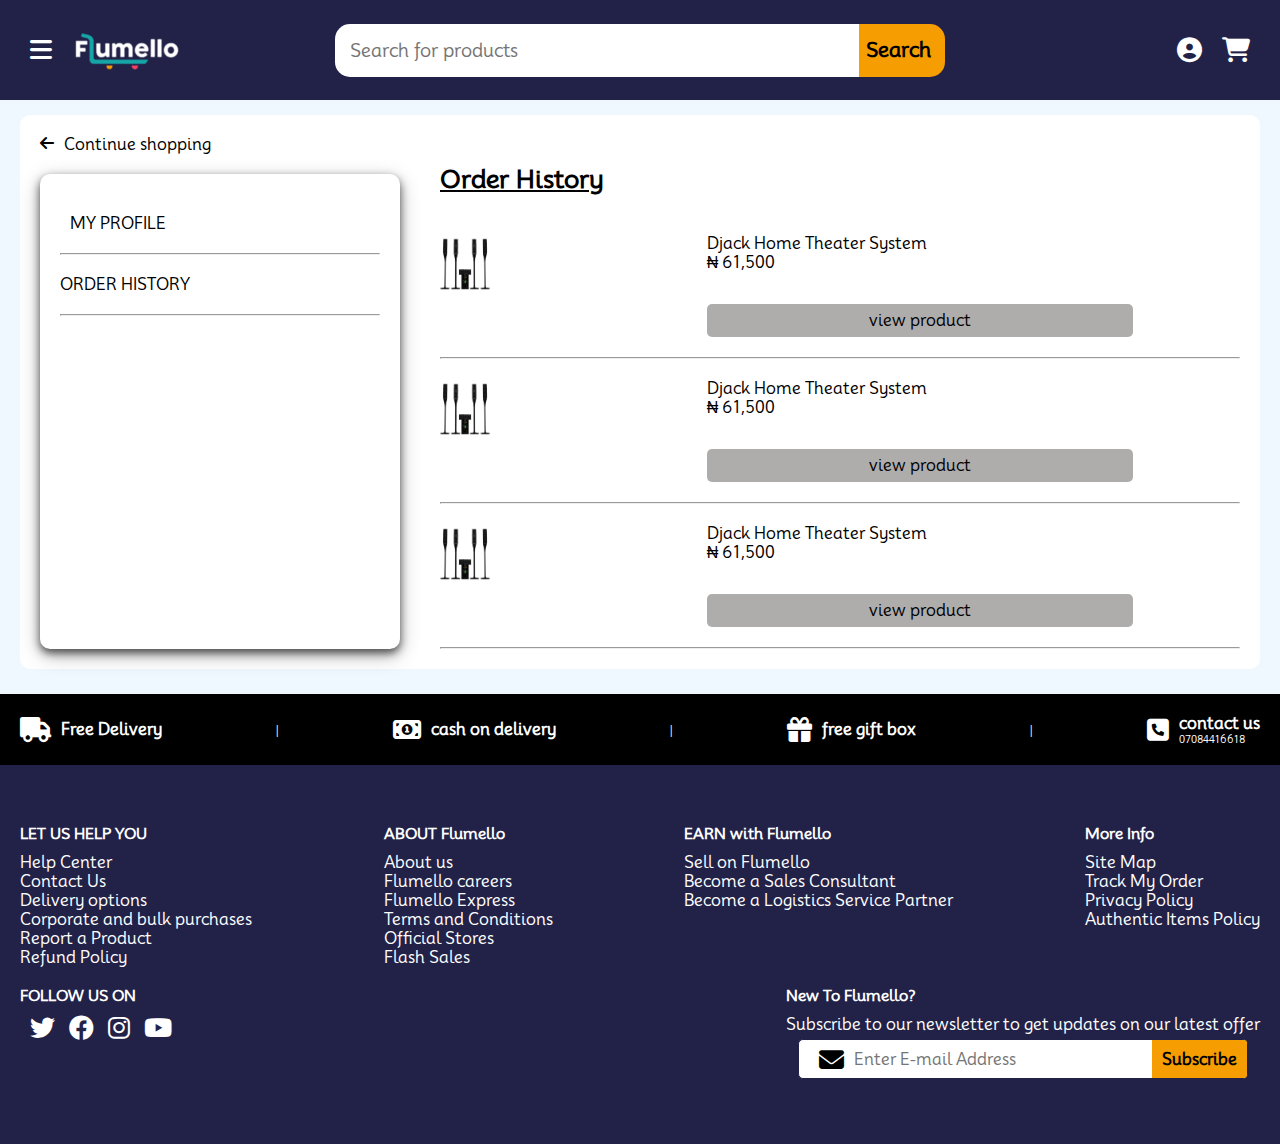
<file: order-history.html>
<!DOCTYPE html>
<html lang="en">

<head>
    <meta charset="UTF-8">
    <meta name="viewport" content="width=device-width, user-scalable=no">
    <link rel="stylesheet" href="./styles/styles.css">
    <link rel="stylesheet" href="./ assets/fontawesome-free-6.4.0-web/css/all.css">
    <link rel="shortcut icon" href="./ assets/favicon/android-chrome-512x512.png" type="image/x-icon">
    <title>Order History</title>
</head>

<body>
    <div class="container">
        <div class="landing_header_bg_color"></div>
        <div class="landing container_child">
            <header>
                <section class="one">
                    <div class="dropdown">
                        <i class="fa fa-bars dropdown-icon"></i>
                        <div class="dropdown-content">
                            <div class="dropdown-data"><i class="fa fa-comment"></i> Live Chat</div>
                            <hr>
                            <div class="dropdown-data"><i class="fa fa-box"></i> Orders</div>
                            <hr>
                            <div class="dropdown-data"><i class="fa fa-ticket"></i> Voucher</div>
                            <hr>
                            <div class="dropdown-data"> Sell on Flumello</div>
                            <hr>
                            <div class="dropdown-data"> Contact Us</div>
                            <hr>
                            <div class="dropdown-data"> Help Center</div>
                        </div>
                    </div>
                    <div class="logo">
                        <a href="./index.html"><img src="./ assets/images/logo-removebg-preview.png" alt="logo"></a>
                    </div>
                </section>
                <section class="two">
                    <input type="search" name="search" placeholder="Search for products" id="search">
                    <button type="submit"> <i class="fa fa-search"></i>
                        <p>Search</p>
                    </button>
                </section>
                <section class="three">
                    <div class="dropdown">
                        <i class="fa fa-user-circle profile"></i>
                        <div class="dropdown-content">
                            <a href="./profile.html">
                                <div class="dropdown-data"></i>My Profile</div>
                            </a>
                            <hr>
                            <a href="./auth/login.html">
                                <div class="dropdown-data"></i> Login</div>
                            </a>
                            <hr>
                            <a href="./auth/sign-up.html">
                                <div class="dropdown-data"></i> Sign Up</div>
                            </a>
                            <hr>
                            <a href="">
                                <div class="dropdown-data"> Order History</div>
                            </a>
                        </div>
                    </div>
                    <a href="./cart.html"><i class="fa fa-cart-shopping"></i></a>
                </section>
            </header>
            <!--  -->
            <main class="profile">
                <a href="./index.html">
                    <i class="fa fa-arrow-left"></i>
                    <p>Continue shopping</p>
                </a>
                <section class="order_history">
                    <div class="tab">
                        <a href="./profile.html">
                            <p>MY PROFILE</p>
                        </a>
                        <hr>
                        <a href="./order-history.html">
                            <p>ORDER HISTORY</p>
                        </a>
                        <hr>
                    </div>
                    <div class="order_history_overview">
                        <H1>Order History</H1>
                        <div class="orders">
                            <div class="order_details">
                                <div class="order_img">
                                    <img src="./ assets/images/djack.jpg" alt="image">
                                </div>
                                <div class="order-text">
                                    <p>Djack Home Theater System</p>
                                    <p>₦ 61,500</p>
                                </div>
                                <button>view product</button>
                            </div>
                            <hr>
                            <div class="order_details">
                                <div class="order_img">
                                    <img src="./ assets/images/djack.jpg" alt="image">
                                </div>
                                <div class="order-text">
                                    <p>Djack Home Theater System</p>
                                    <p>₦ 61,500</p>
                                </div>
                                <button>view product</button>
                            </div>
                            <hr>
                            <div class="order_details">
                                <div class="order_img">
                                    <img src="./ assets/images/djack.jpg" alt="image">
                                </div>
                                <div class="order-text">
                                    <p>Djack Home Theater System</p>
                                    <p>₦ 61,500</p>
                                </div>
                                <button>view product</button>
                            </div>
                            <hr>
                        </div>
                    </div>
                </section>
            </main>
        </div>
        <footer>
            <!--  -->
            <div class="footer_section_one">
                <div class="footer_container">
                    <!--  -->
                    <div>
                        <i class="fa fa-truck"></i>
                        <div class="text">
                            <h4>Free Delivery</h4>
                        </div>
                    </div>

                    <!--  -->

                    <p>|</p>
                    <!--  -->
                    <div>
                        <i class="fa fa-money-bill-1"></i>
                        <div class="text">
                            <h4>cash on delivery</h4>
                        </div>
                    </div>
                    <!--  -->
                    <p>|</p>
                    <!--  -->
                    <div>
                        <i class="fa fa-gift"></i>
                        <div class="text">
                            <h4>free gift box</h4>
                        </div>
                    </div>
                    <!--  -->
                    <p>|</p>
                    <!--  -->
                    <div>
                        <i class="fa-solid fa-square-phone"></i>
                        <div class="text">
                            <h4>contact us</h4>
                            <p>07084416618</p>
                        </div>
                    </div>
                    <!--  -->
                </div>
            </div>
            <!--  -->
            <div class="footer_section_two">
                <div class="footer_container">
                    <!--  -->
                    <div class="mobile_view">
                        <!--  -->
                        <div class="mobile_view_container">
                            <!--  -->
                            <div class="mobile_view_section">
                                <div>
                                    <p>CONTACT US</p>
                                    <p>PRIVACY NOTICE</p>
                                    <p>BECOME A SELLER</p>
                                </div>
                                <div>
                                    <p>HELP CENTER</p>
                                    <p>TERMS & CONDITIONS</p>
                                    <p>COOKIE NOTE</p>
                                </div>
                                <!--  -->
                            </div>
                            <!--  -->
                            <p>REPORT A PRODUCT</p>
                            <!--  -->
                        </div>
                        <!--  -->
                        <p>All Rights Reserved Flumello &copy;</p>
                        <!--  -->
                    </div>
                    <!--  -->
                    <div class="footer_pc_view">
                        <!--  -->
                        <div class="pc_view_section_one">
                            <!--  -->
                            <div>
                                <h5>LET US HELP YOU</h5>
                                <p>Help Center</p>
                                <p>Contact Us</p>
                                <p>Delivery options</p>
                                <p>Corporate and bulk purchases</p>
                                <p>Report a Product</p>
                                <p>Refund Policy</p>
                            </div>
                            <!--  -->
                            <div>
                                <h5>ABOUT Flumello</h5>
                                <p>About us</p>
                                <p>Flumello careers</p>
                                <p>Flumello Express</p>
                                <p>Terms and Conditions</p>
                                <p>Official Stores</p>
                                <p>Flash Sales</p>
                            </div>
                            <div>
                                <h5>EARN with Flumello</h5>
                                <p>Sell on Flumello</p>
                                <p>Become a Sales Consultant</p>
                                <p>Become a Logistics Service Partner</p>
                            </div>
                            <!--  -->
                            <div>
                                <!--  -->
                                <h5>More Info</h5>
                                <div class="more-info">
                                    <div>
                                        <p>Site Map</p>
                                        <p>Track My Order</p>
                                        <p>Privacy Policy</p>
                                        <p>Authentic Items Policy</p>
                                    </div>
                                    <!--  -->
                                </div>
                                <!--  -->
                            </div>
                            <!--  -->
                        </div>
                        <!--  -->
                        <div class="pc_view_section_two">
                            <!--  -->
                            <div>
                                <h5>FOLLOW US ON</h5>
                                <div>
                                    <i class="fa-brands fa-twitter"></i>
                                    <i class="fa-brands fa-facebook"></i>
                                    <i class="fa-brands fa-instagram"></i>
                                    <i class="fa-brands fa-youtube"></i>
                                </div>
                            </div>

                            <div>
                                <h5>New To Flumello?</h5>
                                <p>
                                    Subscribe to our newsletter to get updates on our latest
                                    offer
                                </p>
                                <div class="subscribe">
                                    <form action="submit">
                                        <i class="fa fa-envelope"></i>
                                        <input type="email" placeholder="Enter E-mail Address" />
                                        <input type="submit" value="Subscribe">
                                    </form>
                                </div>
                            </div>
                            <!--  -->
                        </div>
                        <!--  -->
                    </div>
                    <!--  -->
                </div>
            </div>
            <!--  -->
        </footer>
    </div>
</body>

</html>
</file>
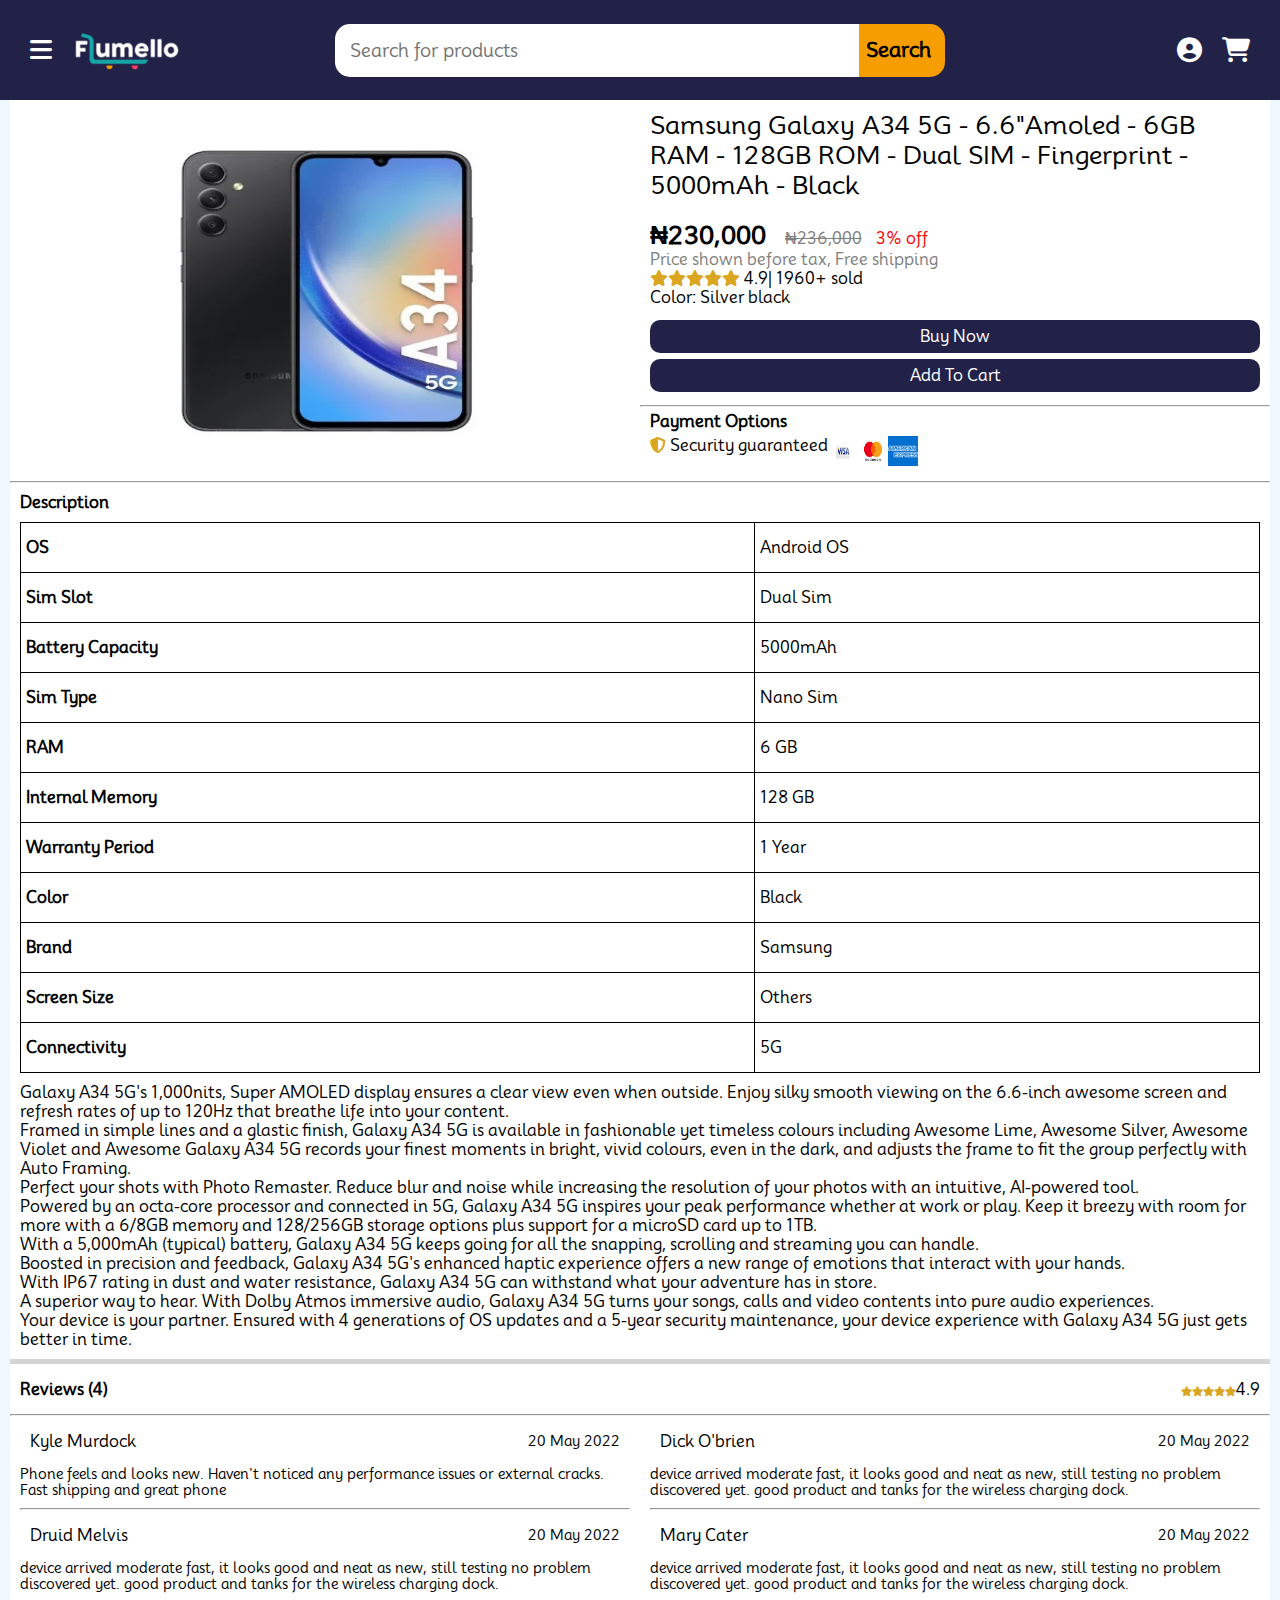
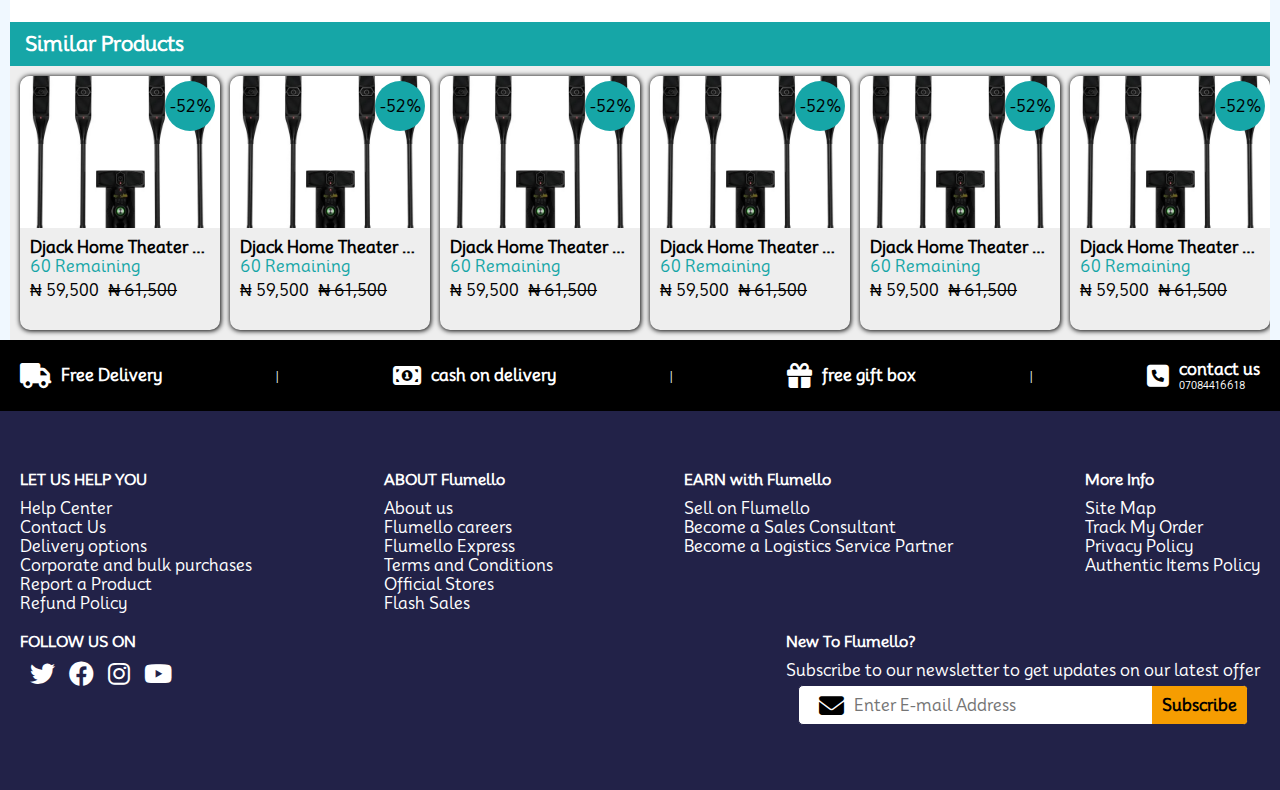
<file: product.html>
<!DOCTYPE html>
<html lang="en">

<head>
    <meta charset="UTF-8">
    <meta name="viewport" content="width=device-width, user-scalable=no">
    <link rel="stylesheet" href="./styles/styles.css">
    <link rel="stylesheet" href="./ assets/fontawesome-free-6.4.0-web/css/all.css">
    <link rel="shortcut icon" href="./ assets/favicon/android-chrome-512x512.png" type="image/x-icon">
    <title>Document</title>
</head>

<body>
    <div class="container">
        <div class="landing_header_bg_color"></div>
        <div class="landing container_child">
            <header>
                <section class="one">
                    <div class="dropdown">
                        <i class="fa fa-bars dropdown-icon"></i>
                        <div class="dropdown-content">
                            <div class="dropdown-data"><i class="fa fa-comment"></i> Live Chat</div>
                            <hr>
                            <div class="dropdown-data"><i class="fa fa-box"></i> Orders</div>
                            <hr>
                            <div class="dropdown-data"><i class="fa fa-ticket"></i> Voucher</div>
                            <hr>
                            <div class="dropdown-data"> Sell on Flumello</div>
                            <hr>
                            <div class="dropdown-data"> Contact Us</div>
                            <hr>
                            <div class="dropdown-data"> Help Center</div>
                        </div>
                    </div>
                    <div class="logo">
                        <a href="./index.html"><img src="./ assets/images/logo-removebg-preview.png" alt="logo"></a>
                    </div>
                </section>
                <section class="two">
                    <input type="search" name="search" placeholder="Search for products" id="search">
                    <button type="submit"> <i class="fa fa-search"></i>
                        <p>Search</p>
                    </button>
                </section>
                <section class="three">
                  <div class="dropdown">
                    <i class="fa fa-user-circle profile"></i>
                    <div class="dropdown-content">
                      <a href="./profile.html"><div class="dropdown-data"></i>My Profile</div></a><hr>
                      <a href="./auth/login.html"><div class="dropdown-data"></i> Login</div></a><hr>
                      <a href="./auth/sign-up.html"><div class="dropdown-data"></i> Sign Up</div></a><hr>
                      <a href="./order-history.html"><div class="dropdown-data"> Order History</div></a>
                    </div>
                  </div>
                  <a href="./cart.html"><i class="fa fa-cart-shopping"></i></a>
                </section>
            </header>
            <!--  -->
            <main class="product_main">
                <div class="product_details">
                    <section class="product">
                        <div class="image">
                            <img src="./ assets/images/samsung-A43.jpg" alt="samsung">
                        </div>

                        <div>
                            <div class="text">
                                <p>Samsung Galaxy A34 5G - 6.6"Amoled - 6GB RAM - 128GB ROM - Dual SIM - Fingerprint -
                                    5000mAh - Black</p>
                                <h1>₦230,000</h1>
                                <p>₦236,000</p>
                                <p>3% off</p>
                                <p>Price shown before tax, Free shipping</p>
                                <span><i class="fa fa-star"></i><i class="fa fa-star"></i><i class="fa fa-star"></i><i
                                        class="fa fa-star"></i><i class="fa fa-star"></i> 4.9| 1960+ sold</span>
                                <p>Color: Silver black</p>
                                <div class="buttons">
                                    <a href="./checkout.html">Buy Now</a>
                                    <a href="./cart.html"> Add To Cart</a>
                                </div>
                            </div>
                            <hr>
                            <div class="payment">
                                <h3>Payment Options</h3>
                                <div class="options">
                                    <p><i class="fa fa-shield-alt"></i> Security guaranteed</p>

                                    <span class="cards">
                                        <div class="card-img">
                                            <img src="./ assets/images/visa-removebg-preview.jpg" alt="visa">
                                        </div>
                                        <div class="card-img">
                                            <img src="./ assets/images/master-card-removebg-preview.jpg"
                                                alt="master-card">
                                        </div>
                                        <div class="card-img">
                                            <img src="./ assets/images/American-express.jpg" alt="American-express">
                                        </div>
                                    </span>
                                </div>
                            </div>
                        </div>
                    </section>
                    <!--  -->
                    <hr>
                    <div class="desc">
                        <h2>Description</h2>
                        <table>
                            <tbody>
                                <tr>
                                    <td>OS</td>
                                    <td>Android OS</td>
                                </tr>
                                <tr>
                                    <td>Sim slot</td>
                                    <td>dual sim</td>
                                </tr>
                                <tr>
                                    <td>battery capacity</td>
                                    <td>5000mAh</td>
                                </tr>
                                <tr>
                                    <td>sim type</td>
                                    <td>nano sim</td>
                                </tr>
                                <tr>
                                    <td>RAM</td>
                                    <td>6 GB</td>
                                </tr>
                                <tr>
                                    <td>internal memory</td>
                                    <td>128 GB</td>
                                </tr>
                                <tr>
                                    <td>warranty period</td>
                                    <td>1 year</td>
                                </tr>
                                <tr>
                                    <td>color</td>
                                    <td>black</td>
                                </tr>
                                <tr>
                                    <td>brand</td>
                                    <td>samsung</td>
                                </tr>
                                <tr>
                                    <td>screen size</td>
                                    <td>others</td>
                                </tr>
                                <tr>
                                    <td>connectivity</td>
                                    <td>5G</td>
                                </tr>
                            </tbody>
                        </table>
                        <p>Galaxy A34 5G's 1,000nits, Super AMOLED display ensures a clear view even when outside. Enjoy
                            silky smooth viewing on the 6.6-inch awesome screen and refresh rates of up to 120Hz that
                            breathe life into your content.</p>
                        <p>Framed in simple lines and a glastic finish, Galaxy A34 5G is available in fashionable yet
                            timeless colours including Awesome Lime, Awesome Silver, Awesome Violet and Awesome Galaxy
                            A34 5G records your finest moments in bright, vivid colours, even in the dark, and adjusts
                            the frame to fit the group perfectly with Auto Framing.</p>
                        <p>Perfect your shots with Photo Remaster. Reduce blur and noise while increasing the resolution
                            of your photos with an intuitive, AI-powered tool.</p>
                        <p>Powered by an octa-core processor and connected in 5G, Galaxy A34 5G inspires your peak
                            performance whether at work or play. Keep it breezy with room for more with a 6/8GB memory
                            and 128/256GB storage options plus support for a microSD card up to 1TB.</p>
                        <p>With a 5,000mAh (typical) battery, Galaxy A34 5G keeps going for all the snapping, scrolling
                            and streaming you can handle.</p>
                        <p>Boosted in precision and feedback, Galaxy A34 5G's enhanced haptic experience offers a new
                            range of emotions that interact with your hands.</p>
                        <p>With IP67 rating in dust and water resistance, Galaxy A34 5G can withstand what your
                            adventure has in store.</p>
                        <p>A superior way to hear. With Dolby Atmos immersive audio, Galaxy A34 5G turns your songs,
                            calls and video contents into pure audio experiences.</p>
                        <p>Your device is your partner. Ensured with 4 generations of OS updates and a 5-year security
                            maintenance, your device experience with Galaxy A34 5G just gets better in time. </p>
                    </div>
                    <!--  -->
                    <hr id="reviews">
                    <div class="reviews">
                        <header>
                            <h3>Reviews (4)</h3>
                            <div>
                                <i class="fa fa-star"></i><i class="fa fa-star"></i><i class="fa fa-star"></i><i
                                    class="fa fa-star"></i><i class="fa fa-star"></i>4.9</div>
                        </header>
                        <hr>

                        <div id="rvs">
                            <section class="rv-1 rv">
                                <header>
                                    <p>Kyle Murdock</p>
                                    <p>20 May 2022</p>
                                </header>
                                <span></span>
                                <p>Phone feels and looks new. Haven't noticed any performance issues or external cracks.
                                    Fast shipping and great phone</p>
                            </section>

                            <section class="rv-2 rv">
                                <hr>
                                <header>
                                    <p>Dick O'brien</p>
                                    <p>20 May 2022</p>
                                </header>
                                <span></span>
                                <p>device arrived moderate fast, it looks good and neat as new, still testing no problem
                                    discovered yet. good product and tanks for the wireless charging dock.</p>
                            </section>

                            <section class="rv-3 rv">
                                <hr>
                                <header>
                                    <p>Druid Melvis</p>
                                    <p>20 May 2022</p>
                                </header>
                                <span></span>
                                <p>device arrived moderate fast, it looks good and neat as new, still testing no problem
                                    discovered yet. good product and tanks for the wireless charging dock.</p>
                            </section>

                            <section class="rv-4 rv">
                                <hr>
                                <header>
                                    <p>Mary Cater</p>
                                    <p>20 May 2022</p>
                                </header>
                                <span></span>
                                <p>device arrived moderate fast, it looks good and neat as new, still testing no problem
                                    discovered yet. good product and tanks for the wireless charging dock.</p>
                            </section>
                        </div>
                    </div>
                    <!--  -->
                </div>
                <section class="product_card">
                    <div class="slide_container">
                        <!--  -->
                        <p class="section_tag section_tag_left">Similar Products</p>
                        <!--  -->
                        <div class="slide scroll_snap">
                          <!--  -->
                          <div class="slide_card">
                            <a href="./product.html">
                              <span class="card_discount_percent">-52%</span>
                              <!--  -->
                              <div class="card_image">
                                <img
                                  src="./ assets/images/djack.jpg"
                                  alt=""
                                />
                              </div>
                              <!--  -->
                              <div class="card_description">
                                <h4>Djack Home Theater System</h4>
                                 <p class="product_remaining">60 Remaining</p>
                                <div class="card_price">
                                  <p class="card_bold">₦ 59,500</p>
                                  <p class="card_line_through">₦ 61,500</p>
                                </div>
                              </div>
                              <!--  -->
                            </a>
                          </div>
                          <!--  -->
                          <div class="slide_card">
                            <a href="./product.html">
                              <span class="card_discount_percent">-52%</span>
                              <!--  -->
                              <div class="card_image">
                                <img
                                  src="./ assets/images/djack.jpg"
                                  alt=""
                                />
                              </div>
                              <!--  -->
                              <div class="card_description">
                                <h4>Djack Home Theater System</h4>
                                 <p class="product_remaining">60 Remaining</p>
                                <div class="card_price">
                                  <p class="card_bold">₦ 59,500</p>
                                  <p class="card_line_through">₦ 61,500</p>
                                </div>
                              </div>
                              <!--  -->
                            </a>
                          </div>
                          <!--  -->
                          <div class="slide_card">
                            <a href="./product.html">
                              <span class="card_discount_percent">-52%</span>
                              <!--  -->
                              <div class="card_image">
                                <img
                                  src="./ assets/images/djack.jpg"
                                  alt=""
                                />
                              </div>
                              <!--  -->
                              <div class="card_description">
                                <h4>Djack Home Theater System</h4>
                                 <p class="product_remaining">60 Remaining</p>
                                <div class="card_price">
                                  <p class="card_bold">₦ 59,500</p>
                                  <p class="card_line_through">₦ 61,500</p>
                                </div>
                              </div>
                              <!--  -->
                            </a>
                          </div>
                          <!--  -->
                          <div class="slide_card">
                            <a href="./product.html">
                              <span class="card_discount_percent">-52%</span>
                              <!--  -->
                              <div class="card_image">
                                <img
                                  src="./ assets/images/djack.jpg"
                                  alt=""
                                />
                              </div>
                              <!--  -->
                              <div class="card_description">
                                <h4>Djack Home Theater System</h4>
                                 <p class="product_remaining">60 Remaining</p>
                                <div class="card_price">
                                  <p class="card_bold">₦ 59,500</p>
                                  <p class="card_line_through">₦ 61,500</p>
                                </div>
                              </div>
                              <!--  -->
                            </a>
                          </div>
                          <!--  -->
                          <div class="slide_card">
                            <a href="./product.html">
                              <span class="card_discount_percent">-52%</span>
                              <!--  -->
                              <div class="card_image">
                                <img
                                  src="./ assets/images/djack.jpg"
                                  alt=""
                                />
                              </div>
                              <!--  -->
                              <div class="card_description">
                                <h4>Djack Home Theater System</h4>
                                 <p class="product_remaining">60 Remaining</p>
                                <div class="card_price">
                                  <p class="card_bold">₦ 59,500</p>
                                  <p class="card_line_through">₦ 61,500</p>
                                </div>
                              </div>
                              <!--  -->
                            </a>
                          </div>
                          <!--  -->
                          <div class="slide_card">
                            <a href="./product.html">
                              <span class="card_discount_percent">-52%</span>
                              <!--  -->
                              <div class="card_image">
                                <img
                                  src="./ assets/images/djack.jpg"
                                  alt=""
                                />
                              </div>
                              <!--  -->
                              <div class="card_description">
                                <h4>Djack Home Theater System</h4>
                                 <p class="product_remaining">60 Remaining</p>
                                <div class="card_price">
                                  <p class="card_bold">₦ 59,500</p>
                                  <p class="card_line_through">₦ 61,500</p>
                                </div>
                              </div>
                              <!--  -->
                            </a>
                          </div>
                          <!--  -->
                          <div class="slide_card">
                            <a href="./product.html">
                              <span class="card_discount_percent">-52%</span>
                              <!--  -->
                              <div class="card_image">
                                <img
                                  src="./ assets/images/djack.jpg"
                                  alt=""
                                />
                              </div>
                              <!--  -->
                              <div class="card_description">
                                <h4>Djack Home Theater System</h4>
                                 <p class="product_remaining">60 Remaining</p>
                                <div class="card_price">
                                  <p class="card_bold">₦ 59,500</p>
                                  <p class="card_line_through">₦ 61,500</p>
                                </div>
                              </div>
                              <!--  -->
                            </a>
                          </div>
                          <!--  -->
                          <div class="slide_card">
                            <a href="./product.html">
                              <span class="card_discount_percent">-52%</span>
                              <!--  -->
                              <div class="card_image">
                                <img
                                  src="./ assets/images/djack.jpg"
                                  alt=""
                                />
                              </div>
                              <!--  -->
                              <div class="card_description">
                                <h4>Djack Home Theater System</h4>
                                 <p class="product_remaining">60 Remaining</p>
                                <div class="card_price">
                                  <p class="card_bold">₦ 59,500</p>
                                  <p class="card_line_through">₦ 61,500</p>
                                </div>
                              </div>
                              <!--  -->
                            </a>
                          </div>
                        </div>
                      </div>
                </section>
            </main>

        </div>
        <footer>
            <!--  -->
            <div class="footer_section_one">
                <div class="footer_container">
                    <!--  -->
                    <div>
                        <i class="fa fa-truck"></i>
                        <div class="text">
                            <h4>Free Delivery</h4>
                        </div>
                    </div>

                    <!--  -->

                    <p>|</p>
                    <!--  -->
                    <div>
                        <i class="fa fa-money-bill-1"></i>
                        <div class="text">
                            <h4>cash on delivery</h4>
                        </div>
                    </div>
                    <!--  -->
                    <p>|</p>
                    <!--  -->
                    <div>
                        <i class="fa fa-gift"></i>
                        <div class="text">
                            <h4>free gift box</h4>
                        </div>
                    </div>
                    <!--  -->
                    <p>|</p>
                    <!--  -->
                    <div>
                        <i class="fa-solid fa-square-phone"></i>
                        <div class="text">
                            <h4>contact us</h4>
                            <p>07084416618</p>
                        </div>
                    </div>
                    <!--  -->
                </div>
            </div>
            <!--  -->
            <div class="footer_section_two">
                <div class="footer_container">
                    <!--  -->
                    <div class="mobile_view">
                        <!--  -->
                        <div class="mobile_view_container">
                            <!--  -->
                            <div class="mobile_view_section">
                                <div>
                                    <p>CONTACT US</p>
                                    <p>PRIVACY NOTICE</p>
                                    <p>BECOME A SELLER</p>
                                </div>
                                <div>
                                    <p>HELP CENTER</p>
                                    <p>TERMS & CONDITIONS</p>
                                    <p>COOKIE NOTE</p>
                                </div>
                                <!--  -->
                            </div>
                            <!--  -->
                            <p>REPORT A PRODUCT</p>
                            <!--  -->
                        </div>
                        <!--  -->
                        <p>All Rights Reserved Flumello &copy;</p>
                        <!--  -->
                    </div>
                    <!--  -->
                    <div class="footer_pc_view">
                        <!--  -->
                        <div class="pc_view_section_one">
                            <!--  -->
                            <div>
                                <h5>LET US HELP YOU</h5>
                                <p>Help Center</p>
                                <p>Contact Us</p>
                                <p>Delivery options</p>
                                <p>Corporate and bulk purchases</p>
                                <p>Report a Product</p>
                                <p>Refund Policy</p>
                            </div>
                            <!--  -->
                            <div>
                                <h5>ABOUT Flumello</h5>
                                <p>About us</p>
                                <p>Flumello careers</p>
                                <p>Flumello Express</p>
                                <p>Terms and Conditions</p>
                                <p>Official Stores</p>
                                <p>Flash Sales</p>
                            </div>
                            <div>
                                <h5>EARN with Flumello</h5>
                                <p>Sell on Flumello</p>
                                <p>Become a Sales Consultant</p>
                                <p>Become a Logistics Service Partner</p>
                            </div>
                            <!--  -->
                            <div>
                                <!--  -->
                                <h5>More Info</h5>
                                <div class="more-info">
                                    <div>
                                        <p>Site Map</p>
                                        <p>Track My Order</p>
                                        <p>Privacy Policy</p>
                                        <p>Authentic Items Policy</p>
                                    </div>
                                    <!--  -->
                                </div>
                                <!--  -->
                            </div>
                            <!--  -->
                        </div>
                        <!--  -->
                        <div class="pc_view_section_two">
                            <!--  -->
                            <div>
                                <h5>FOLLOW US ON</h5>
                                <div>
                                    <i class="fa-brands fa-twitter"></i>
                                    <i class="fa-brands fa-facebook"></i>
                                    <i class="fa-brands fa-instagram"></i>
                                    <i class="fa-brands fa-youtube"></i>
                                </div>
                            </div>

                            <div>
                                <h5>New To Flumello?</h5>
                                <p>
                                    Subscribe to our newsletter to get updates on our latest
                                    offer
                                </p>
                                <div class="subscribe">
                                    <form action="submit">
                                        <i class="fa fa-envelope"></i>
                                        <input type="email" placeholder="Enter E-mail Address" />
                                        <input type="submit" value="Subscribe">
                                    </form>
                                </div>
                            </div>
                            <!--  -->
                        </div>
                        <!--  -->
                    </div>
                    <!--  -->
                </div>
            </div>
            <!--  -->
        </footer>
    </div>
</body>
</html>
</file>
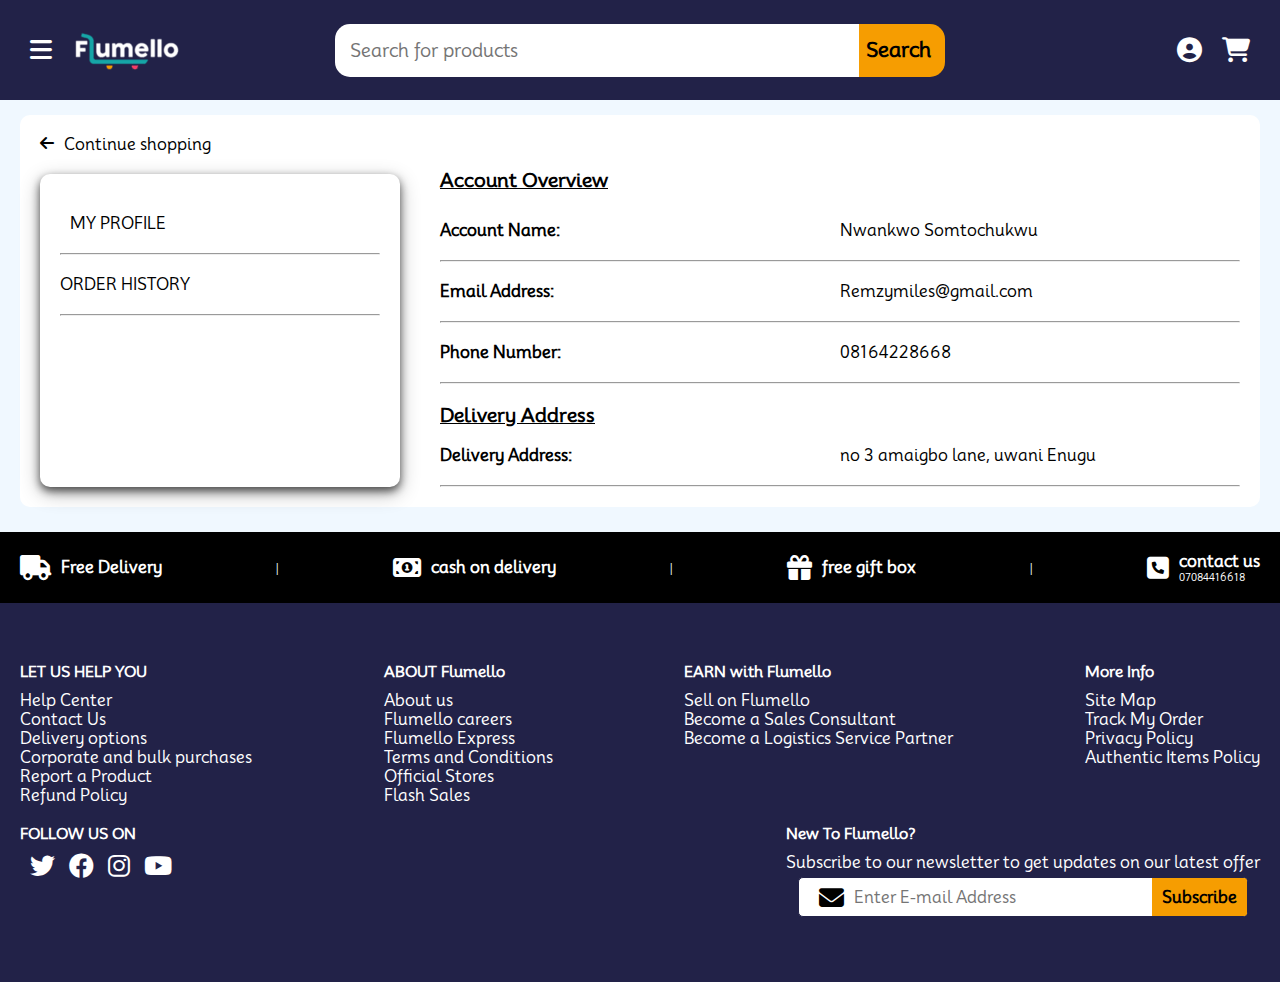
<file: profile.html>
<!DOCTYPE html>
<html lang="en">

<head>
    <meta charset="UTF-8">
    <meta name="viewport" content="width=device-width, user-scalable=no">
    <link rel="stylesheet" href="./styles/styles.css">
    <link rel="stylesheet" href="./ assets/fontawesome-free-6.4.0-web/css/all.css">
    <link rel="shortcut icon" href="./ assets/favicon/android-chrome-512x512.png" type="image/x-icon">
    <title>Profile page</title>
</head>

<body>
    <div class="container">
        <div class="landing_header_bg_color"></div>
        <div class="landing container_child">
            <header>
                <section class="one">
                    <div class="dropdown">
                        <i class="fa fa-bars dropdown-icon"></i>
                        <div class="dropdown-content">
                            <div class="dropdown-data"><i class="fa fa-comment"></i> Live Chat</div>
                            <hr>
                            <div class="dropdown-data"><i class="fa fa-box"></i> Orders</div>
                            <hr>
                            <div class="dropdown-data"><i class="fa fa-ticket"></i> Voucher</div>
                            <hr>
                            <div class="dropdown-data"> Sell on Flumello</div>
                            <hr>
                            <div class="dropdown-data"> Contact Us</div>
                            <hr>
                            <div class="dropdown-data"> Help Center</div>
                        </div>
                    </div>
                    <div class="logo">
                        <a href="./index.html"><img src="./ assets/images/logo-removebg-preview.png" alt="logo"></a>
                    </div>
                </section>
                <section class="two">
                    <input type="search" name="search" placeholder="Search for products" id="search">
                    <button type="submit"> <i class="fa fa-search"></i>
                        <p>Search</p>
                    </button>
                </section>
                <section class="three">
                    <div class="dropdown">
                      <i class="fa fa-user-circle profile"></i>
                      <div class="dropdown-content">
                        <a href="./profile.html"><div class="dropdown-data"></i>My Profile</div></a><hr>
                        <a href="./auth/login.html"><div class="dropdown-data"></i> Login</div></a><hr>
                        <a href="./auth/sign-up.html"><div class="dropdown-data"></i> Sign Up</div></a><hr>
                        <a href="./order-history.html"><div class="dropdown-data"> Order History</div></a>
                      </div>
                    </div>
                    <a href="./cart.html"><i class="fa fa-cart-shopping"></i></a>
                  </section>
            </header>
            <!--  -->
            <main class="profile">
                <a href="./index.html">
                    <i class="fa fa-arrow-left"></i><p> Continue shopping</p>
                </a>
            <section class="profile_details">
                <div class="tab">
                    <a href="./profile.html"><p>MY PROFILE</p></a><hr>
                    <a href="./order-history.html"><p>ORDER HISTORY</p></a><hr> 
                </div>
                <div class="overview">
                    <H1>Account Overview</H1>
                    <div class="account_details">
                        <div>
                            <h3>Account Name:</h3>
                            <p>Nwankwo Somtochukwu</p>
                        </div>
                        <hr>
                        <div>
                            <h3>Email Address:</h3>
                            <p>Remzymiles@gmail.com</p>
                        </div>
                        <hr>
                        <div>
                            <h3>Phone Number:</h3>
                            <p>08164228668</p>
                        </div>
                        <hr>
                    </div>
                    <div class="address">
                        <h1>Delivery Address</h1>
                        <div>
                            <h3>Delivery Address:</h3>
                            <p>no 3 amaigbo lane, uwani Enugu</p>
                        </div>
                        <hr>
                    </div>
                </div>
            </section>
            </main>
        </div>
        <footer>
            <!--  -->
            <div class="footer_section_one">
                <div class="footer_container">
                    <!--  -->
                    <div>
                        <i class="fa fa-truck"></i>
                        <div class="text">
                            <h4>Free Delivery</h4>
                        </div>
                    </div>

                    <!--  -->

                    <p>|</p>
                    <!--  -->
                    <div>
                        <i class="fa fa-money-bill-1"></i>
                        <div class="text">
                            <h4>cash on delivery</h4>
                        </div>
                    </div>
                    <!--  -->
                    <p>|</p>
                    <!--  -->
                    <div>
                        <i class="fa fa-gift"></i>
                        <div class="text">
                            <h4>free gift box</h4>
                        </div>
                    </div>
                    <!--  -->
                    <p>|</p>
                    <!--  -->
                    <div>
                        <i class="fa-solid fa-square-phone"></i>
                        <div class="text">
                            <h4>contact us</h4>
                            <p>07084416618</p>
                        </div>
                    </div>
                    <!--  -->
                </div>
            </div>
            <!--  -->
            <div class="footer_section_two">
                <div class="footer_container">
                    <!--  -->
                    <div class="mobile_view">
                        <!--  -->
                        <div class="mobile_view_container">
                            <!--  -->
                            <div class="mobile_view_section">
                                <div>
                                    <p>CONTACT US</p>
                                    <p>PRIVACY NOTICE</p>
                                    <p>BECOME A SELLER</p>
                                </div>
                                <div>
                                    <p>HELP CENTER</p>
                                    <p>TERMS & CONDITIONS</p>
                                    <p>COOKIE NOTE</p>
                                </div>
                                <!--  -->
                            </div>
                            <!--  -->
                            <p>REPORT A PRODUCT</p>
                            <!--  -->
                        </div>
                        <!--  -->
                        <p>All Rights Reserved Flumello &copy;</p>
                        <!--  -->
                    </div>
                    <!--  -->
                    <div class="footer_pc_view">
                        <!--  -->
                        <div class="pc_view_section_one">
                            <!--  -->
                            <div>
                                <h5>LET US HELP YOU</h5>
                                <p>Help Center</p>
                                <p>Contact Us</p>
                                <p>Delivery options</p>
                                <p>Corporate and bulk purchases</p>
                                <p>Report a Product</p>
                                <p>Refund Policy</p>
                            </div>
                            <!--  -->
                            <div>
                                <h5>ABOUT Flumello</h5>
                                <p>About us</p>
                                <p>Flumello careers</p>
                                <p>Flumello Express</p>
                                <p>Terms and Conditions</p>
                                <p>Official Stores</p>
                                <p>Flash Sales</p>
                            </div>
                            <div>
                                <h5>EARN with Flumello</h5>
                                <p>Sell on Flumello</p>
                                <p>Become a Sales Consultant</p>
                                <p>Become a Logistics Service Partner</p>
                            </div>
                            <!--  -->
                            <div>
                                <!--  -->
                                <h5>More Info</h5>
                                <div class="more-info">
                                    <div>
                                        <p>Site Map</p>
                                        <p>Track My Order</p>
                                        <p>Privacy Policy</p>
                                        <p>Authentic Items Policy</p>
                                    </div>
                                    <!--  -->
                                </div>
                                <!--  -->
                            </div>
                            <!--  -->
                        </div>
                        <!--  -->
                        <div class="pc_view_section_two">
                            <!--  -->
                            <div>
                                <h5>FOLLOW US ON</h5>
                                <div>
                                    <i class="fa-brands fa-twitter"></i>
                                    <i class="fa-brands fa-facebook"></i>
                                    <i class="fa-brands fa-instagram"></i>
                                    <i class="fa-brands fa-youtube"></i>
                                </div>
                            </div>

                            <div>
                                <h5>New To Flumello?</h5>
                                <p>
                                    Subscribe to our newsletter to get updates on our latest
                                    offer
                                </p>
                                <div class="subscribe">
                                    <form action="submit">
                                        <i class="fa fa-envelope"></i>
                                        <input type="email" placeholder="Enter E-mail Address" />
                                        <input type="submit" value="Subscribe">
                                    </form>
                                </div>
                            </div>
                            <!--  -->
                        </div>
                        <!--  -->
                    </div>
                    <!--  -->
                </div>
            </div>
            <!--  -->
        </footer>
    </div>
</body>

</html>
</file>
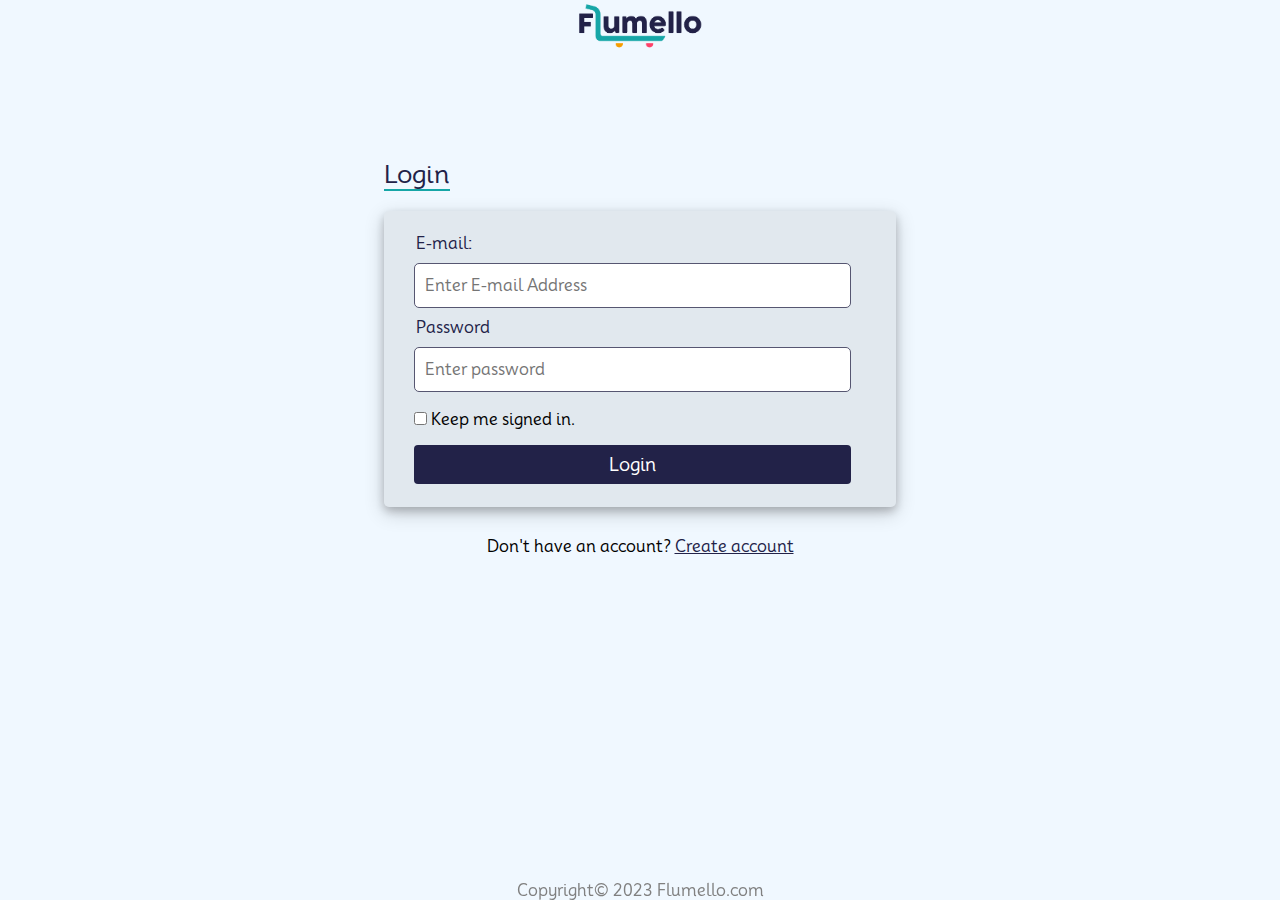
<file: auth/login.html>
<!DOCTYPE html>
<html lang="en">
<head>
    <meta charset="UTF-8">
    <meta http-equiv="X-UA-Compatible" content="IE=edge">
    <meta name="viewport" content="width=device-width, user-scalable=no">
    <title>Flumello login</title>
    <link rel="stylesheet" href="../styles/styles.css">
    <link rel="shortcut icon" href="./ assets/favicon/android-chrome-512x512.png" type="image/x-icon">
</head>
<body>
   <div class="auth">
    <header>
        <div class="auth-logo">
            <a href="./index.html">
                <img src="../ assets/images/logo2-removebg-preview.png" alt="logo">
            </a>
        </div>
    </header>
    <main>
        <div class="login_container">

            <div class="links">
                <a href="./login.html">Login</a>
                <a href="./sign-up.html">Sign Up</a>
            </div>
            
            <div class="form">
                    <div class="email">
                        <label for="e-mail">E-mail:</label><br>
                        <input type="email" id="e-mail" name="mail" placeholder="Enter E-mail Address" required>
                    </div>
                    <div class="password">
                        <label for="password">Password</label><br>
                        <input type="password" id="password" name="password" placeholder="Enter password" required>
                    </div>
                    <!-- <a href="#" id="forgot-password">forgot Password?</a><br> -->
    
                    <input type="checkbox" id="save" name="save" value="save-password">
                    <label for="save"> Keep me signed in.</label><br>
                    <button type="submit">Login</button>
                    <!-- <input type="submit" value="Login"><br> -->
            </div>
            <div class="sign-up">
                <p>Don't have an account? <a href="./sign-up.html">Create account</a></p>
            </div>
        </div>
    </main>
    <footer>
        Copyright&copy; 2023 Flumello.com
    </footer>
   </div>
</body>
</html>
</file>
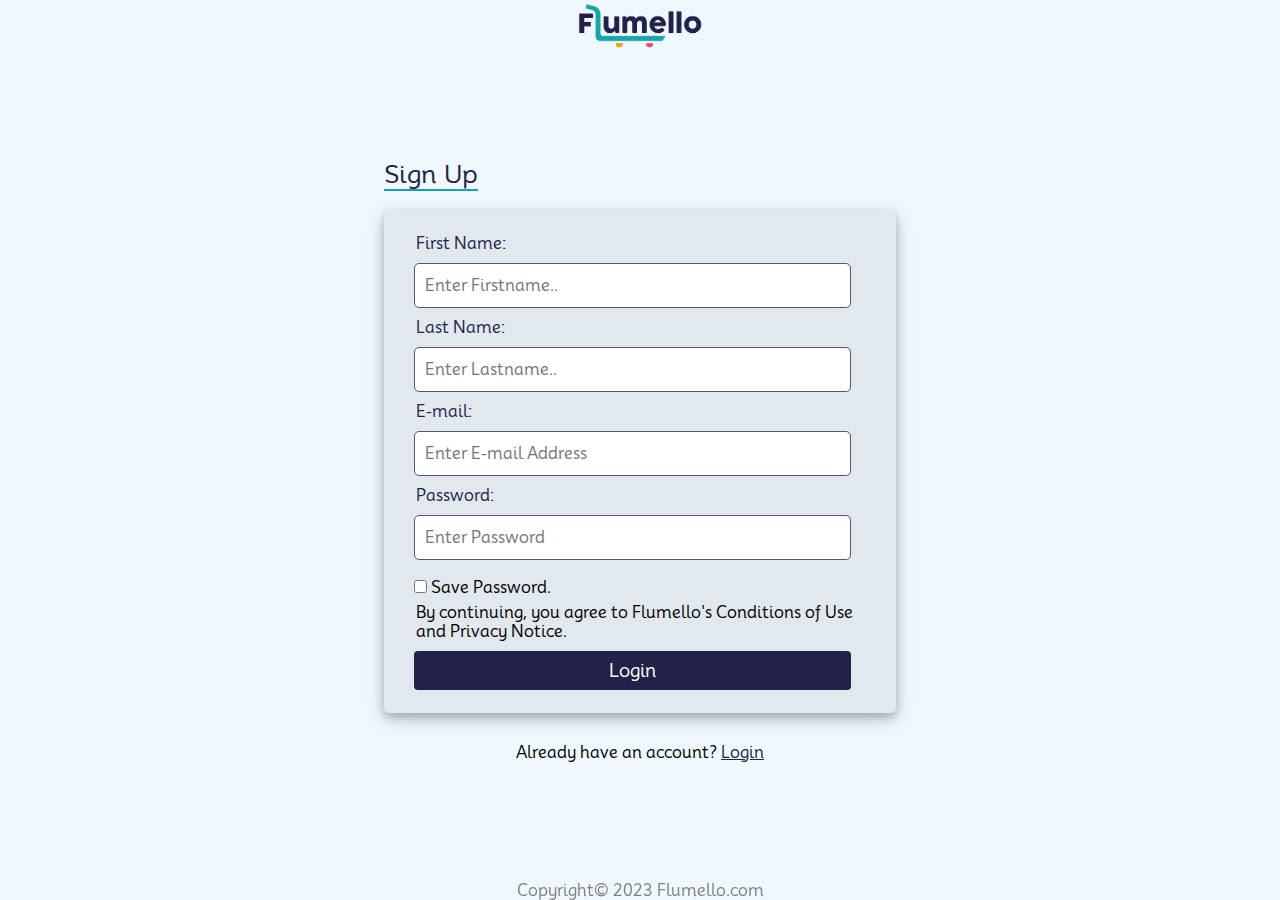
<file: auth/sign-up.html>
<!DOCTYPE html>
<html lang="en">

<head>
  <meta charset="UTF-8" />
  <meta http-equiv="X-UA-Compatible" content="IE=edge" />
  <meta name="viewport" content="width=device-width, user-scalable=no" />
  <title>Flumello sign-up</title>
  <link rel="stylesheet" href="../styles/styles.css">
  <link rel="shortcut icon" href="./ assets/favicon/android-chrome-512x512.png" type="image/x-icon" />
</head>

<body>
  <div class="auth">
    <header>
      <div class="auth-logo">
        <a href="./index.html">
          <img src="../ assets/images/logo2-removebg-preview.png" alt="logo" />
        </a>
      </div>
    </header>
    <main>
      <div class="sign-up_container">
        <div class="links">
          <a href="./login.html">Login</a>
          <a href="./sign-up.html">Sign Up</a>
        </div>
        <div class="form">
          <div class="firstname">
            <label for="name">First Name:</label><br />
            <input type="text" id="name" name="fname" placeholder="Enter Firstname.." required />
          </div>

          <div>
            <label for="name">Last Name:</label><br />
            <input type="text" id="name" name="lname" placeholder="Enter Lastname.." required />
          </div>

          <div class="email">
            <label for="e-mail">E-mail:</label><br />
            <input type="email" id="e-mail" name="mail" placeholder="Enter E-mail Address" required />
          </div>

          <div class="password">
            <label for="password">Password:</label><br />
            <input type="password" id="password" name="password" placeholder="Enter Password" required />
          </div>

          <div class="checkbox">
            <input type="checkbox" id="save" name="save" value="save-password" />
            <label for="save"> Save Password.</label>
          </div>

          <div class="submit">
            <div class="terms">
              By continuing, you agree to Flumello's Conditions of Use and
              Privacy Notice.
            </div>
            <button type="submit">Login</button>
            <!-- <input type="submit" value="Create Account" /> -->
          </div>
        </div>
        <div class="login">
          <p>Already have an account? <a href="./login.html">Login</a></p>
        </div>
      </div>
    </main>
    <footer>Copyright&copy; 2023 Flumello.com</footer>
  </div>
</body>

</html>
</file>
<file: styles/styles.css>
@import url("https://fonts.googleapis.com/css2?family=Mooli&display=swap");
/* @font-face {
  font-family: "Mooli", sans-serif;
  src: url('../fonts/Mooli/Mooli-Regular.ttf');
} */
* {
  box-sizing: border-box;
  margin: 0;
  padding: 0;
  font-family: "Mooli", sans-serif;
  font-size: 16px;
}
:root {
  --blue: #16a6a7;
  --yellow: #f69d01;
  --pink: #fe4169;
  --navy: #222248;
  --lightnavy: #74748c;
  --lightblue: #565671;
  --black: #000000;
  --white: #ffffff;
  --lightgrey: #afacac;
  --aliceblue: #f0f8ffb9;
  --Offwhite: #7c7c7c22;
  --star_color: #daa520;
  --dimgrey: dimgrey;
  --default_padding: 10px;
}
/*  */
/*  */
/* landing page start */
.container {
  min-width: 320px;
  margin: auto;
  position: relative;
}

body {
  background: var(--aliceblue);
}

.container_child {
  max-width: 1300px;
  margin: auto;
  display: flex;
  flex-direction: column;
  align-content: center;
  z-index: 1;
  padding: 0 var(--default_padding);
}
/* general header style */
.landing_header_bg_color {
  width: 100%;
  height: 140px;
  background: var(--navy);
  position: absolute;
  z-index: -1;
}

div.landing header {
  width: 100%;
  height: 140px;
  background: var(--navy);
  z-index: 1;
  display: grid;
  grid-template-columns: 1fr 1fr;
  grid-template-rows: repeat(2, 1fr);
  align-items: center;
  justify-content: space-between;
  padding: 0 20px;
}

div.landing header i {
  font-size: 25px;
  color: white;
}

div.landing div.dropdown {
  position: relative;
  display: inline-block;
}

div.landing div.dropdown-content {
  display: none;
  position: absolute;
  top: 30px;
  left: -30px;
  background-color: #f9f9f9;
  width: 150px;
  box-shadow: 0px 8px 16px 0px rgba(0, 0, 0, 0.2);
  z-index: 1;
}
div.landing section.three div.dropdown-content{
  width: 120px;
  overflow: hidden;
  left: -17px;
}

.cart_icon {
  padding-top: 15px;
}

.dropdown-data {
  padding: 20px 10px;
  font-weight: bold;
  width: 250px;
  display: flex;
  align-items: center;
}
.dropdown-content div.dropdown-data i {
  color: var(--black);
  padding-right: 5px;
}

div.landing div.dropdown:hover .dropdown-content {
  display: block;
}

div.landing div.dropdown:hover .dropdown-content a{
  text-decoration: none;
  color: var(--black);
}

div.landing header section.one {
  display: flex;
  align-items: center;
}
div.landing div.logo {
  height: 60px;
  width: 150px;
}

div.landing div.logo img {
  height: 100%;
  width: 100%;
  object-fit: fill;
}
div.landing header section.two {
  grid-row: 2;
  grid-column: 1/-1;
  display: flex;
}

div.landing header section.two input[type="search"] {
  padding: 16px 0;
  padding-left: 15px;
  padding-right: 10px;
  font-size: 18px;
  border-radius: 15px 0px 0px 15px;
  width: 100%;
  border: none;
  outline: navajowhite;
}
div.landing header section.two button {
  border: none;
  outline: none;
  background: var(--yellow);
  width: 60px;
  padding-right: 6px;
  border-radius: 0px 15px 15px 0px;
}

div.landing header section.two button i {
  color: var(--navy);
  font-size: 20px;
}

div.landing header section.two button p {
  display: none;
}

div.landing header section.three {
  grid-column: 2/-1;
  display: flex;
  justify-content: flex-end;
}

div.landing header section.three i.profile {
  margin-right: 20px;
}

/* general header style */
/*  */
.landing_main {
  margin-top: 10px;
}

.hero_image_slider_container {
  width: 100%;
  height: 100%;
  margin-bottom: 10px;
}

.hero_image_slider {
  overflow: hidden;
  position: relative;
}

.hero_image_slider i {
  position: absolute;
  z-index: 1;
  top: 50%;
  transform: translateY(-30%);
  margin: 0 10px;
  padding: 10px;
  border-radius: 50%;
  background: #ffffff7d;
  color: var(--black);
}

.hero_image_slider .forward {
  right: 0;
}

.hero_image_slider figure {
  position: relative;
  width: 500%;
  border-radius: 30px;
  animation: 20s slider infinite;
  border-radius: var(--border-radius);
}

.hero_image_slider figure img {
  width: 20%;
  float: left;
  height: 200px;
  border-radius: 5px;
}

@keyframes slider {
  0% {
    left: 0;
  }

  20% {
    left: 0;
  }

  25% {
    left: -100%;
  }

  45% {
    left: -100%;
  }

  50% {
    left: -200%;
  }

  70% {
    left: -200%;
  }

  75% {
    left: -300%;
  }

  95% {
    left: -300%;
  }

  100% {
    left: -400%;
  }
}
/*  */

.categories {
  width: 100%;
  background: var(--white);
  padding: 10px;
  border-radius: 10px;
  display: grid;
  grid-template-columns: repeat(auto-fill, minmax(130px, 1fr));
  grid-row-gap: 20px;
  /* margin-bottom: 20px; */
}

.category {
  display: flex;
  flex-direction: column;
  justify-content: center;
  align-items: center;
  gap: 0px;
}

.category .img {
  width: 130px;
  height: 130px;
}

.category .img img {
  width: 100%;
  height: 100%;
}
/*  */
/*  */
/* general slider style starts here */
.slide {
  display: flex;
  overflow-x: auto;
  overflow-y: hidden;
  gap: 10px;
  background: var(--Offwhite);
  padding: 10px;
}

.slide::-webkit-scrollbar {
  width: 0;
}

.slide .slide_items {
  background: var(--white);
  min-width: 70%;
  height: 250px;
  border-radius: 9px;
}

.scroll_snap {
  scroll-snap-type: inline mandatory;
  scroll-padding-inline: 10px;
}

.scroll_snap > * {
  scroll-snap-align: start;
}

.slide .image {
  width: 100%;
  height: 100%;
  border-radius: 10px;
}

.slide .image img {
  width: 100%;
  height: 100%;
  object-fit: cover;
  border-radius: 10px;
}

.slide_container {
  background: var(--white);
  width: 100%;
}

.slide_card {
  display: flex;
  border-radius: 10px;
  box-shadow: 0.5px 0.5px 5px var(--black);
}

.slide_card a {
  position: relative;
  display: block;
  width: 200px;
  color: var(--black);
  text-decoration: none;
}

.slide_card .card_image {
  width: 100%;
  height: 60%;
}

.slide_card img {
  width: 100%;
  height: 100%;
  object-fit: cover;
  border-radius: 10px 10px 0 0;
}

.section_tag {
  font-weight: 900;
  background: var(--blue);
  color: var(--white);
  padding: 10px;
  font-size: 20px;
  text-align: center;
}

.section_tag_left {
  text-align: left;
  padding-left: 15px;
}

.product_remaining {
  color: var(--blue);
}

#groceries {
  background: var(--yellow);
}

#groceries_remaining {
  color: var(--yellow);
}

#gadgets {
  background: var(--pink);
}

#gadgets_remaining {
  color: var(--pink);
}

.card_discount_percent {
  width: 50px;
  height: 50px;
  position: absolute;
  padding: 16px 5px;
  border-radius: 100%;
  right: 5px;
  top: 5px;
  text-align: center;
  background: var(--blue);
  color: var(--default_color);
}

.card_description {
  height: 50px;
  padding: 10px;
}

.card_description h4 {
  white-space: nowrap;
  overflow: hidden;
  text-overflow: ellipsis;
}

.card_price {
  display: flex;
  gap: 10px;
  align-items: center;
  margin-top: 5px;
}

.card_line_through {
  text-decoration: line-through;
}

/*  */
div.stores {
  width: 100%;
  display: flex;
  align-content: center;
  justify-content: center;
}

#brands .image {
  height: 150px;
  width: 150px;
}

#brands .image img {
  height: 100%;
  width: 100%;
  border-radius: 10px;
  object-fit: contain;
}

#brands {
  background-color: var(--white);
  border-radius: 5px;
  /* padding-bottom: 20px; */
}

#brands h1 {
  text-align: center;
  background: var(--lightblue);
  color: var(--white);
  font-size: 30px;
  font-weight: 600;
  padding: 15px;
}

#brands .store-images {
  display: grid;
  grid-template-columns: repeat(auto-fit, minmax(150px, 1fr));
  gap: 0;
}

#brands a {
  transition: all 0.6s;
}
#brands a:hover {
  transform: scale(1.07, 1.07);
}
/* landing page end */

/*  */
/* product page style */
.product_main {
  background-color: var(--white);
}

.product_main i {
  color: var(--star_color);
}

.product_main div.image {
  width: 100%;
  height: 300px;
  margin: auto;
}

.product_main div.image img {
  width: 100%;
  height: 100%;
}

.product_main div.text {
  margin: 10px;
}

.product_main div.text p:first-of-type {
  font-size: 25px;
  margin-bottom: 20px;
}

.product_main div.text h1:nth-child(2),
.product_main div.text p:nth-child(3),
.product_main div.text p:nth-child(4) {
  display: inline;
} 

.product_main div.text h1:nth-child(2) {
  margin-right: 15px;
  font-size: 25px;
}

.product_main div.text p:nth-child(3) {
  text-decoration: line-through;
  color: gray;
  margin-right: 10px;
}

.product_main div.text p:nth-child(4) {
  color: red;
}

.product_main div.text p:nth-child(5) {
  color: grey;
}

.product_main div.text svg {
  width: 10px;
  height: 10px;
  fill: goldenrod;
}

.product_main div.text div.buttons {
  margin-top: 10px;
  display: grid;
  grid-template-columns: auto;
}

.product_main div.text div.buttons a {
  text-decoration: none;
  display: flex;
  justify-content: center;
  background-color: var(--navy);
  padding: 7px 30px;
  margin: 3px 0;
  color: white;
  border-radius: 10px;
  transition: all 0.6s;
}

.product_main div.text div.buttons a:hover {
  background-color: var(--yellow);
  color: black;
}

.product_main div.payment h3,
.product_main div.payment div.options {
  margin: 5px 10px;
}

.product_main div.text div.buttons button:hover {
  background-color: var(--yellow);
}


.product_main div.options {
  display: flex;
}

.product_main span.cards {
  display: flex;
  margin-bottom: 10px;
}

.product_main span.cards div.card-img {
  width: 30px;
  
  height: 30px;
}
.product_main span.cards div.card-img img {
  width: 100%;
  height: 100%;
}

table,
td {
  border: 1px solid black;
}

table {
  width: 100%;
  margin: 10px 0;
  border-collapse: collapse;
  text-transform: capitalize;
}

td {
  height: 50px;
  padding-left: 5px;
}

td:first-child {
  font-weight: 900;
}

hr#reviews {
  height: 5px;
  background-color: lightgray;
  border: none;
  width: 100%;
}

.product_main div.reviews header {
  background: none;
  display: flex;
}

.product_main div.reviews header i {
  color: var(--star_color);
  font-size: 10px;
}

.product_main section div.reviews {
  display: flex;
  justify-content: space-between;
}

.product_main div.reviews header {
  display: flex;
  justify-content: space-between;
  height: 50px;
  padding: 10px;
  height: 50px;
}

.product_main .product_details {
  margin-bottom: 20px;
}

.product_main section.rv-1,
.product_main section.rv-2,
.product_main section.rv-3,
.product_main section.rv-4 {
  margin: 10px;
  margin-top: 0;
}

.product_main section.rv header {
  display: flex;
  justify-content: space-between;
}

.product_main section.rv p:last-of-type {
  font-size: 14px;
}
.product_main div.desc {
  margin: 10px;
}

/* product page style ends */
/*  */

/* cart page starts */

.cart_main div.products {
  padding: 10px 10px;
}

.cart_main div.image {
  height: 150px;
  width: 150px;
}

.cart_main div.image img {
  height: 100%;
  width: 100%;
}

.cart_main div.product-card {
  display: grid;
  grid-template-columns: auto 1fr;
  background-color: red;
  background-color: white;
  padding: 5px;
  border-radius: 5px;
  margin-bottom: 20px;
  box-shadow: 0 4px 8px 0 rgba(0, 0, 0, 0.2), 0 6px 20px 0 rgba(0, 0, 0, 0.19);
}

.cart_main div.product-card .text {
  display: flex;
  flex-direction: column;
  align-self: center;
}

.cart_main div.product-card .text h1 {
  padding-top: 15px;
}

.cart_main div.product-card .text h6 {
  color: green;
  font-size: 10px;
}

.cart_main div.product-card hr {
  grid-column: 1/-1;
  margin-top: 5px;
}

.cart_main div.product-card div.links {
  grid-column: 1/-1;
  padding-top: 10px;
  margin-bottom: 10px;
  display: flex;
  justify-content: center;
}

.cart_main div.product-card div.links a {
  color: black;
  text-decoration: none;
  text-align: center;
  display: flex;
  align-items: center;
  justify-content: center;
  background-color: lightgrey;
  border-radius: 5px;
  height: 50px;
  width: 70%;
  transition: all 0.5s;
}

.cart_main div.product-card div.links a:hover {
  background-color: var(--dimgrey);
  color: var(--white);
}

.cart_main span.cards {
  display: flex;
  margin-bottom: 10px;
  display: flex;
  justify-content: center;
}

.cart_main span.cards p {
  margin: auto 2px;
}

.cart_main span.cards div.card-img {
  width: 70px;
  height: 30px;
}

.cart_main span.cards div.card-img img {
  width: 100%;
  height: 100%;
  object-fit: cover;
}

.cart_main .padlock {
  display: flex;
  justify-content: center;
}

.cart_main .subtotal {
  display: flex;
  justify-content: space-between;
  margin-bottom: 10px;
}

.cart_main .subtotal p:first-of-type {
  font-size: 20px;
  font-weight: bolder;
}

.cart_main div.button {
  padding: 10px;
  margin: 0 10px;
  background-color: var(--white);
  box-shadow: 0 4px 8px 0 rgba(0, 0, 0, 0.629),
    0 6px 20px 0 rgba(0, 0, 0, 0.291);
  display: flex;
  border-radius: 10px;
  margin-bottom: 10px;
  flex-direction: column;
  justify-content: center;
  align-content: center;
}

.cart_main div.button form {
  display: flex;
  justify-content: center;
}

.cart_main div.button form button {
  background-color: var(--navy);
  color: white;
  padding: 10px 40px;
  margin-top: 8px;
  outline: none;
  border: none;
  border-radius: 5px;
  transition: all 0.5s;
}

.cart_main div.button form button:hover {
  background-color: var(--yellow);
  color: var(--black);
}
/* cart page ends */

/*  */
/* profile page starts */
main.profile a {
  text-decoration: none;
  color: var(--black);
}

main.profile {
  margin: 15px 10px;
  margin-bottom: 40%;
  padding: 20px;
  border-radius: 10px;
  background: var(--white);
}

main.profile .tab {
  display: none;
}

main.profile .overview {
  margin-top: 15px;
}

main.profile .overview .account_details {
  margin-top: 10px;
}
main.profile .overview .account_details div,
main.profile .overview .address div {
  display: grid;
  padding: 20px 0;
  grid-template-columns: repeat(2, 1fr);
}

main.profile .overview .address {
  margin-top: 20px;
}

main.profile .overview h1 {
  font-size: 19px;
  text-decoration: underline;
}
/* profile page end */
/*  */

/*  */
/* Checkout page starts */
main.checkout {
  margin-top: 20px;
}

.checkout .checkout_section_one {
  background-color: var(--white);
  margin: 10px;
  padding: 10px;
  margin-bottom: 20px;
  border-radius: 10px;
}
.checkout .checkout_section_one h1 {
  font-size: 25px;
  margin-bottom: 20px;
}

.checkout .checkout_section_one form {
  margin-top: 10px;
  margin-left: 10px;
  display: flex;
  flex-direction: column;
  justify-content: center;
  align-content: center;
  margin-bottom: 20px;
}

.checkout .checkout_section_one form input {
  width: 90%;
  border: none;
  padding: 10px;
  border-bottom: 1px solid var(--black);
  outline: none;
}

.checkout .checkout_section_one .checkout_options {
  display: flex;
  flex-direction: column;
  justify-content: center;
  align-items: center;
  margin-bottom: 20px;
}

.checkout .checkout_section_one button {
  margin-top: 10px;
  margin-left: 10px;
  background: var(--lightgrey);
  border-radius: 5px;
  padding: 10px;
  width: 80%;
  border: none;
  outline: none;
  display: flex;
  justify-content: center;
  gap: 5px;
  transition: all 0.4s;
}

.checkout .checkout_section_one button:hover {
  background: var(--dimgrey);
  color: var(--white);
}

.checkout .checkout_section_one button i {
  font-size: 25px;
}

.checkout .checkout_section_two {
  background-color: var(--white);
  height: 320px;
  margin: 10px;
  padding: 10px;
  padding-top: 20px;
  margin-bottom: 20px;
  border-radius: 10px;
}

.checkout .checkout_section_two h1 {
  font-size: 25px;
  margin-bottom: 20px;
  text-align: center;
}

.checkout .checkout_section_two .checkout_order-summary {
  display: flex;
  justify-content: space-between;
  padding: 10px 0;
}

.checkout .checkout_section_two .checkout_order-summary p:first-of-type {
  font-weight: bold;
  font-size: 18px;
}

.checkout .checkout_section_two .checkout_total p:last-of-type {
  font-size: 20px;
  font-weight: bolder;
}

.checkout .checkout_section_two .checkout_button {
  margin-top: 10px;
}

.checkout .checkout_section_two .checkout_button button {
  width: 100%;
  padding: 10px 0;
  margin-top: 10px;
  background: var(--navy);
  color: var(--white);
  outline: none;
  border: none;
  border-radius: 5px;
  transition: all 0.5s;
}

.checkout .checkout_section_two .checkout_button button:hover {
  background-color: var(--yellow);
}

/* Checkout page ends */
/*  */

/* order history page starts */
main.profile a:first-of-type p{
  display: none;
}

main.profile .order_history_overview h1{
  font-size: 25px;
  margin-top: 10px;
  margin-bottom: 20px;
  text-decoration: underline;
}

main.profile .order_history_overview .orders .order_img{
  height: 60px;
  width: 50px;
}

main.profile .order_history_overview .orders .order_img img{
  height: 100%;
  width: 100%;
}

main.profile .order_history_overview .orders .order_details{
  display: grid;
  grid-template-columns: 1fr 2fr;
  padding: 20px 0;
}

main.profile .order_history_overview .orders .order_details button{
  margin-top: 10px;
  padding: 7px 0;
  border: none;
  outline: none;
  border-radius: 5px;
  width: 80%;
  background: var(--lightgrey);
  grid-column-start: 2;
  transition: all 0.5s;
}

main.profile .order_history_overview .orders .order_details button:hover{
  background: var(--dimgrey);
  color: var(--white);
}

/* order history page ends */
/*  */

/*  */
/*  general  style*/
.footer_container {
  max-width: 1300px;
  margin: auto;
}

.footer_section_one {
  background: var(--black);
  color: var(--white);
  display: none;
}

.footer_section_one .footer_container {
  display: flex;
  justify-content: space-between;
  align-items: center;
  padding: 20px;
}

.footer_section_one .footer_container > div {
  display: flex;
  align-items: center;
  gap: 10px;
}

.footer_section_one .footer_container p {
  font-size: 10px;
}

.footer_section_one .footer_container i {
  font-size: 25px;
}

.footer_section_two {
  background: var(--navy);
}

.mobile_view {
  text-align: center;
  color: var(--white);
  padding: 10px;
}

.mobile_view .mobile_view_section {
  display: flex;
  justify-content: space-evenly;
  line-height: 2;
  font-size: 12px;
  padding-bottom: 10px;
}

.mobile_view_container > p {
  line-height: 2;
  font-size: 12px;
}

.mobile_view > p {
  border-top: 1px solid var(--white);
  font-size: 10px;
  padding: var(--padding);
  margin-top: 10px;
  color: var(--white);
}

.footer_pc_view {
  display: none;
  padding-bottom: 50px;
}

.pc_view_section_one,
.pc_view_section_two {
  display: flex;
  font-size: 14px;
  justify-content: space-between;
  color: var(--white);
  margin-bottom: 10px;
}

.pc_view_section_one h5,
.pc_view_section_two h5 {
  margin: 10px 0px;
  font-size: 15px;
}

.pc_view_section_two i {
  margin-left: 10px;
  font-size: 25px;
}

.subscribe {
  display: flex;
  height: 50px;
  gap: 10px;
  justify-content: center;
  align-items: center;
}

.subscribe form {
  background: var(--white);
  min-width: 95%;
  height: 40px;
  display: flex;
  border: 1px solid var(--navy);
  border-radius: 5px;
}

.subscribe form input {
  width: 70%;
  border-radius: 0px 50px 50px 0px;
  border: none;
  outline: none;
}
.subscribe form input[type="submit"] {
  width: 100px;
  background: var(--yellow);
  border-radius: 0 3px 3px 0;
  color: var(--black);
  font-weight: bold;
}

.subscribe form i {
  align-self: center;
  padding: 10px;
  color: var(--black);
}

footer {
  position: relative;
}
/* general footer style ends */
/*  */


/*  */
/* auth pages start */
div.auth header .auth-logo {
  display: flex;
  justify-content: center;
}
div.auth header .auth-logo img {
  width: 150px;
  object-fit: cover;
}

div.auth main .links a {
  text-decoration: none;
  color: var(--navy);
}

div.auth main div.sign-up_container .links a:last-of-type {
  border-bottom: 2px solid var(--blue);
}

div.auth main div.login_container .links a:first-of-type {
  border-bottom: 2px solid var(--blue);
}

div.auth main .links {
  display: flex;
  justify-content: space-around;
  padding: 20px;
  margin: 0 30px;
}

div.auth h1 {
  color: var(--navy);
  font-size: 30px;
  text-decoration: underline var(--blue);
}

div.reset-password_container {
  margin-top: 40px;
}

div.auth label {
  margin-left: 19px;
  color: var(--navy);
}

div.auth label[for="save"] {
  color: var(--black);
  margin-left: 0px;
}

div.auth input,
div.auth button {
  width: 90%;
  padding: 9px 7px;
  margin: 10px 0;
  margin-left: 17px;
  border-radius: 4px;
  border: 1px solid var(--lightblue);
  outline: none;
}

div.auth input:focus {
  background: var(--aliceblue);
}

div.auth input[type="checkbox"] {
  width: auto;
}

div.auth button {
  background-color: var(--navy);
  color: var(--white);
  text-align: center;
  border: none;
  border-radius: 4px;
  font-size: 18px;
  transition: all 0.7s;
}

div.auth button:hover {
  background-color: var(--yellow);
}

div.auth main a#forgot-password {
  text-decoration: underline;
  padding-left: 19px;
  color: var(--navy);
  border-radius: 5px;
}

div.auth main div.terms {
  margin-left: 19px;
  width: 90%;
}

div.auth main div.login_container div.sign-up,
div.auth main div.sign-up_container div.login {
  text-align: center;
  display: none;
  margin-top: 10px;
}

div.auth main div.login_container div.sign-up a,
div.auth main div.sign-up_container div.login a {
  color: var(--navy);
}

div.auth footer {
  /* text-align: center; */
  display: flex;
  justify-content: center;
  align-content: center;
  color: grey;
  position: fixed;
  bottom: 0;
  width: 100%;
  /* left: 30vw; */
}
/* auth pages end */
/*  */
/*  */


@media screen and (min-width: 460px) {
  .hero_image_slider figure img {
    height: 300px;
  }
}


/*  */
/*  */


@media screen and (min-width: 700px) {
  /* landing page style start */
  .landing_header_bg_color {
    height: 100px;
  }

  div.landing header {
    height: 100px;
    grid-template-rows: 1fr;
  }

  div.landing header {
    grid-template-columns: 1fr 2fr 1fr;
    justify-content: space-between;
  }

  div.landing header section.two {
    grid-row: 1/2;
    grid-column: 2;
  }

  div.landing header section.three {
    grid-column: 3/-1;
  }

  .hero_image_slider figure img {
    height: 400px;
  }

  .categories {
    grid-template-columns: repeat(auto-fill, minmax(200px, 1fr));
  }

  .category .img {
    width: 200px;
    height: 200px;
  }
  /* landing page style ends */
  /*  */

  /*  order history starts*/
  main.profile a:first-of-type{
    display: flex;
  }

  main.profile a:first-of-type p{
    display: block;
    margin-left: 10px;
  }

  main.profile .order_history .tab  {
    display: block;
    width: 90%;
    padding: 20px;
    border-radius: 10px;
    margin-top: 20px;
    box-shadow: 0 4px 8px 0 rgba(0, 0, 0, 0.629),
      0 6px 20px 0 rgba(0, 0, 0, 0.291);
  }
  main.profile .order_history .tab a{
    margin-bottom: 20px;
    margin-top: 20px;
    display: block;
  }

  section.order_history {
    display: grid;
    grid-template-columns: 1fr 2fr;
  }

  /* order history starts */
  /*  */

  /* product page starts*/
  main section.product {
    display: grid;
    grid-template-columns: 1fr 1fr;
  }

  div#rvs {
    display: grid;
    grid-template-columns: 1fr 1fr;
  }

  section.rv-2 hr {
    display: none;
  }
  /* product page style ends */
  /*  */
}
/*  */

@media screen and (min-width: 760px) {
  /* general footer style for media query begins here */
  .footer_section_one {
    display: block;
  }

  .mobile_view {
    display: none;
  }

  .footer_pc_view {
    display: block;
    padding: 50px 20px;
  }
  /* general footer style for media query ends here */
}

/* landing page end */
/*  */
/*  */


/*  */
@media screen and (min-width: 800px) {
  .cart_main .wrapper {
    display: grid;
    grid-template-columns: 2fr 1fr;
  }
  .cart_main div.button {
    position: sticky;
    top: 0;
    margin-top: 10px;
    padding: 0 15px;
    padding-top: 20px;
    height: 13%;
    justify-content: start;
    margin-bottom: 0;
  }
  .cart_main div.button form button {
    margin-top: 20px;
  }
  /* profile page starts */
  main.profile {
    margin-bottom: 2%;
  }
  /* profile page ends */
}
/*  */

@media screen and (min-width: 1000px) {
  body {
    background-color: aliceblue;
    overflow-x: hidden;
  }
  /* landing page start */
  div.landing header section.two button {
    width: 100px;
  }
  div.landing header section.two button i {
    display: none;
  }
  div.landing header section.two button p {
    display: block;
    font-size: 20px;
    color: var(--black);
    font-weight: bolder;
  }
  .hero_image_slider figure img {
    height: 500px;
  }
  div.landing div.dropdown-content {
    left: 10px;
  }
    /* landing page end */

  /* product page style */
  .product_main div.image {
    width: 400px;
    height: 300px;
    margin: auto;
  }
 
  section div.image {
    width: 420px;
    height: 400px;
  }
  div.image {
    justify-self: center;
  }
  div.items div.img-card div.discount p {
    font-size: initial;
    padding: initial;
  }
  /* product page style ends */
  /*  */

  /*  */
  /* checkout page starts */
  main.checkout {
    display: grid;
    grid-template-columns: 2fr 1fr;
  }
  .checkout .checkout_section_one form {
    display: grid;
    grid-template-columns: repeat(2, 1fr);
  }
  .checkout .checkout_section_one .checkout_options {
    flex-direction: row;
  }
  /* checkout page ends */
  /*  */
  /*  */
  /* profile page starts */
  main.profile .tab {
    display: block;
    width: 90%;
    padding: 20px;
    border-radius: 10px;
    margin-top: 20px;
    box-shadow: 0 4px 8px 0 rgba(0, 0, 0, 0.629),
      0 6px 20px 0 rgba(0, 0, 0, 0.291);
  }
  main.profile div.tab a {
    margin-bottom: 20px;
    margin-top: 20px;
    display: block;
  }
  section.profile_details {
    display: grid;
    grid-template-columns: 1fr 2fr;
  }
  /* profile page ends */
  /*  */

  /* general footer style */
  .footer_section_one {
    background: var(--black);
    color: var(--white);
  }
  
  .footer_section_one .footer_container {
    display: flex;
    justify-content: space-between;
    align-items: center;
    padding: 20px;
  }

  .footer_section_one .footer_container > div {
    display: flex;
    align-items: center;
    gap: 10px;
  }

  .footer_section_one .footer_container p {
    font-size: 10px;
  }

  .footer_section_one .footer_container i {
    font-size: 25px;
  }

  .footer_section_two {
    background: var(--navy);
  }

  .footer_wrapper {
    /* display: none; */
    padding-bottom: 50px;
  }

  .footer_wrapper-child_one,
  .footer_wrapper-child_two {
    display: flex;
    font-size: 14px;
    justify-content: space-between;
    color: var(--white);
    margin-bottom: 10px;
  }

  .footer_wrapper-child_one h5,
  .footer_wrapper-child_two h5 {
    margin: 10px 0px;
    font-size: 15px;
  }
  .footer_wrapper-child_two i {
    margin-left: 10px;
    font-size: 25px;
  }

  .subscribe {
    display: flex;
    height: 50px;
    gap: 10px;
    justify-content: center;
    align-items: center;
  }

  .subscribe form {
    background: var(--white);
    min-width: 95%;
    height: 40px;
    display: flex;
    border: 1px solid var(--navy);
    border-radius: 5px;
  }

  .subscribe form input {
    width: 70%;
    border-radius: 0px 50px 50px 0px;
    border: none;
    outline: none;
  }

  footer {
    position: relative;
  }

  /* general footer style */
  /*  */
  /* auth pages styles */
  div.auth main {
    width: 40%;
    margin: auto;
    margin-top: 100px;
  }
  div.auth main div.login_container .links a:last-of-type,
  div.auth main div.sign-up_container .links a:first-of-type {
    display: none;
  }

  div.auth main div.login_container .links a:first-of-type,
  div.auth main div.sign-up_container .links a:last-of-type {
    font-size: 25px;
  }

  div.auth main .links {
    justify-content: start;
    padding: 0px;
    padding-bottom: 20px;
    margin: 0px;
  }

  div.auth main div.form {
    border: 3px solid transparent;
    border-radius: 5px;
    padding: 10px 10px;
    padding-top: 20px;
    background-color: var(--Offwhite);
    box-shadow: 0 4px 8px 0 rgba(0, 0, 0, 0.2), 0 6px 20px 0 rgba(0, 0, 0, 0.19);
  }

  div.auth main div.login_container div.sign-up,
  div.auth main div.sign-up_container div.login {
    display: block;
    margin-top: 30px;
  }
  /* auth pages styles end */

}
/*  */
@media screen and (min-width: 1050px) {
  div.auth input {
    border-radius: 5px;
    padding: 12px 10px;
  }
  div.auth main {
    width: 40%;
    margin: auto;
    margin-top: 100px;
  }
}
</file>
